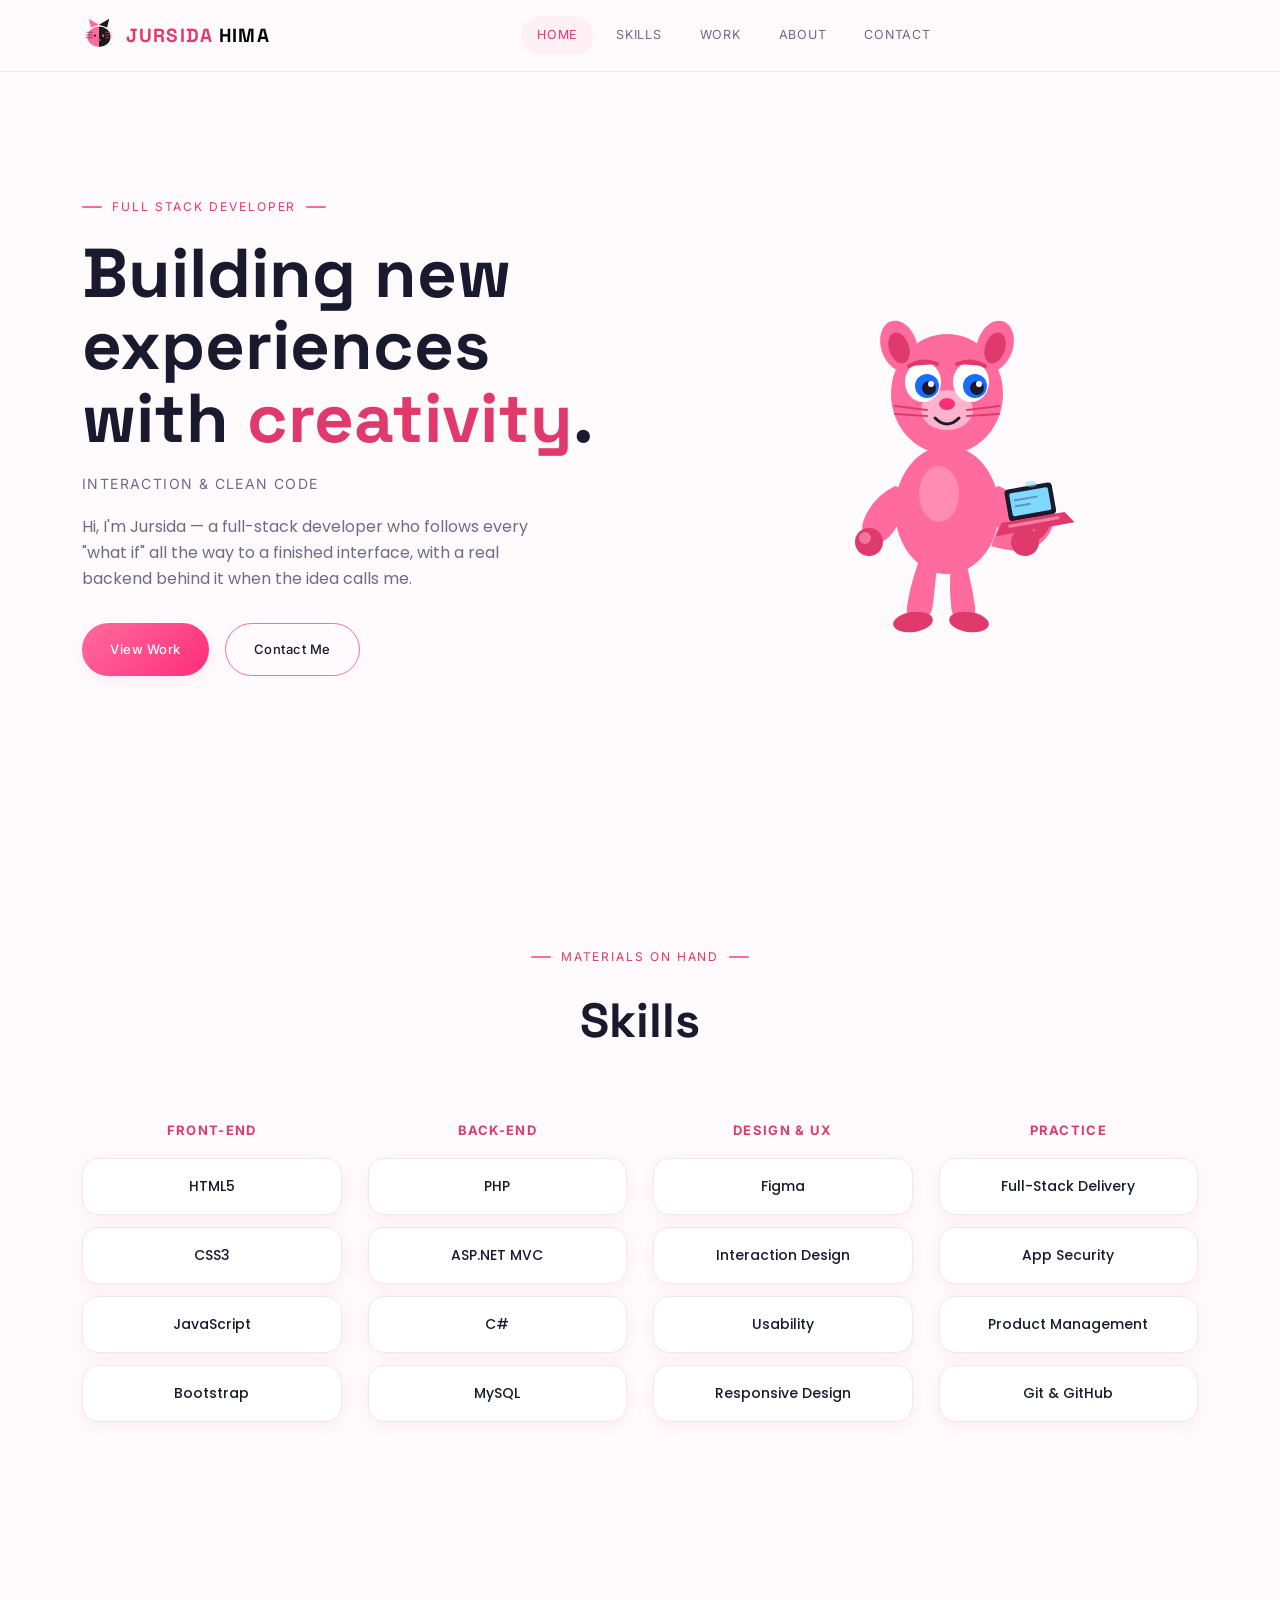
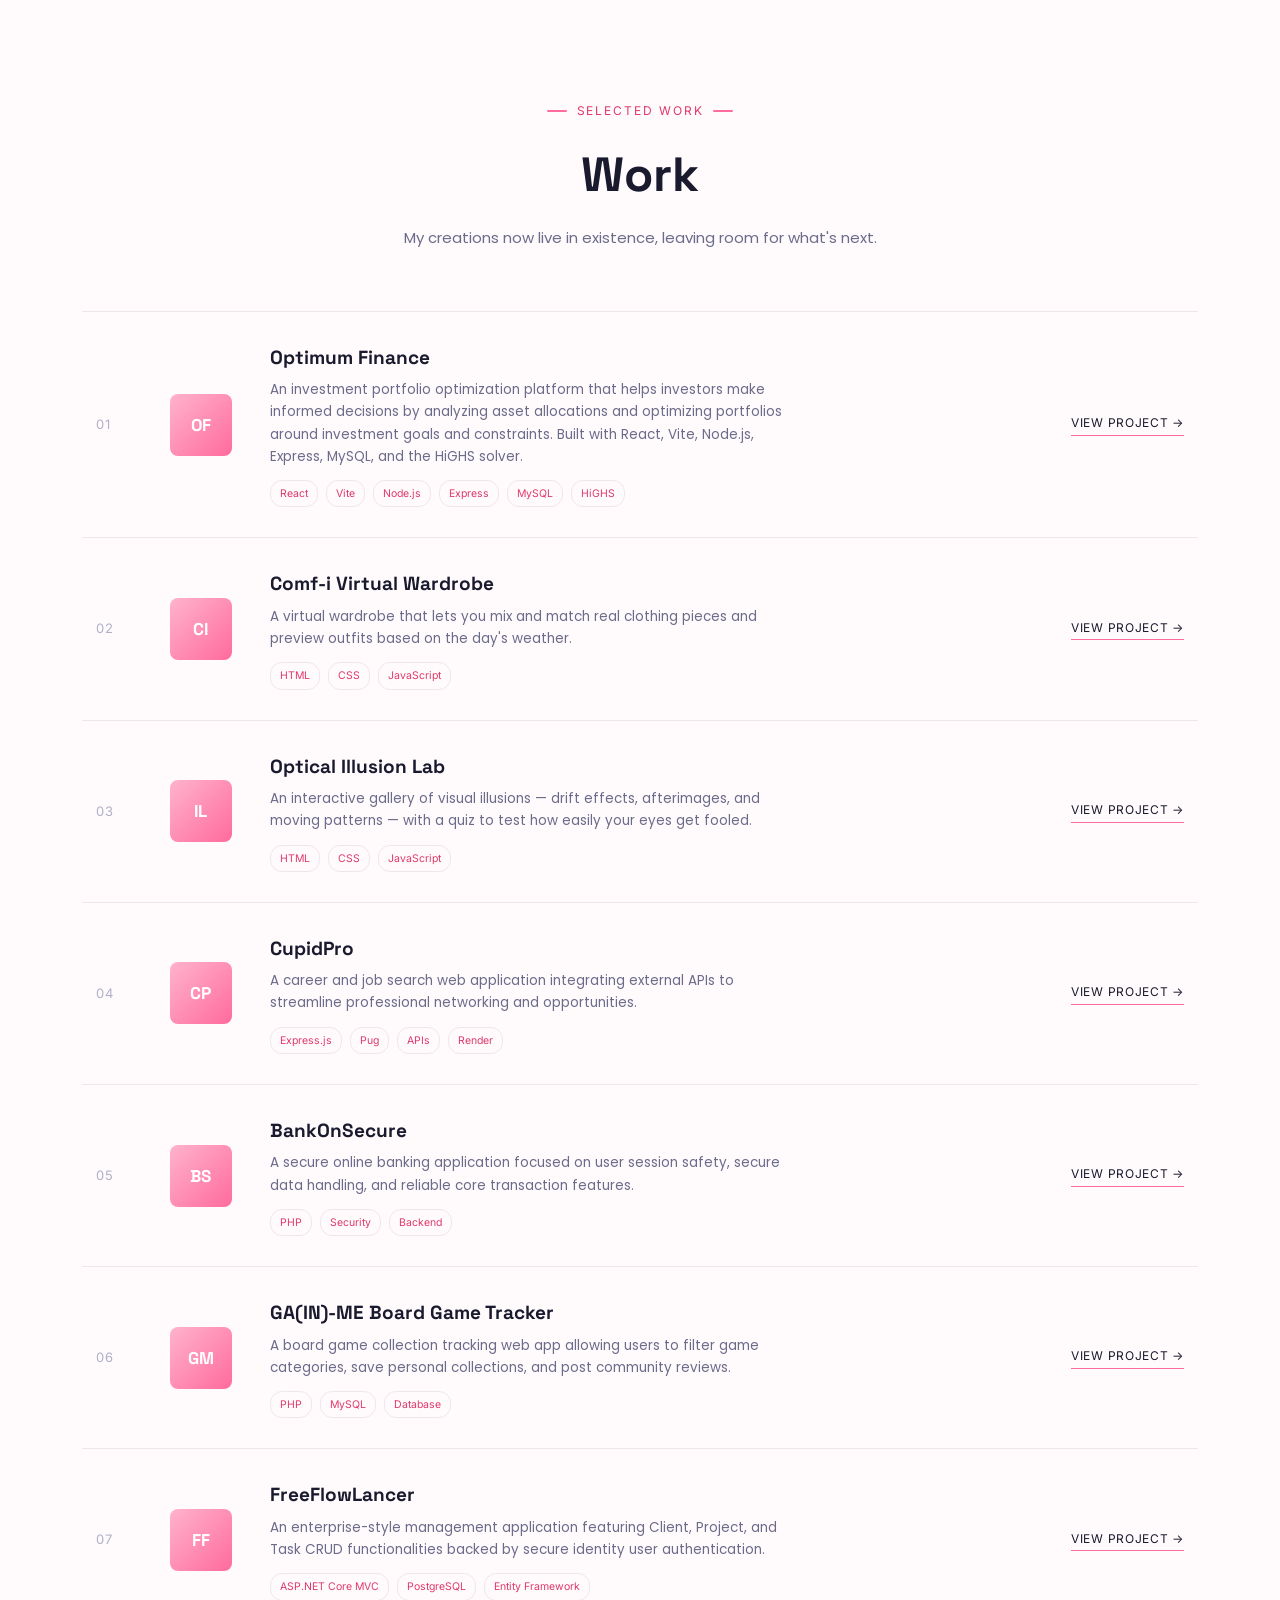
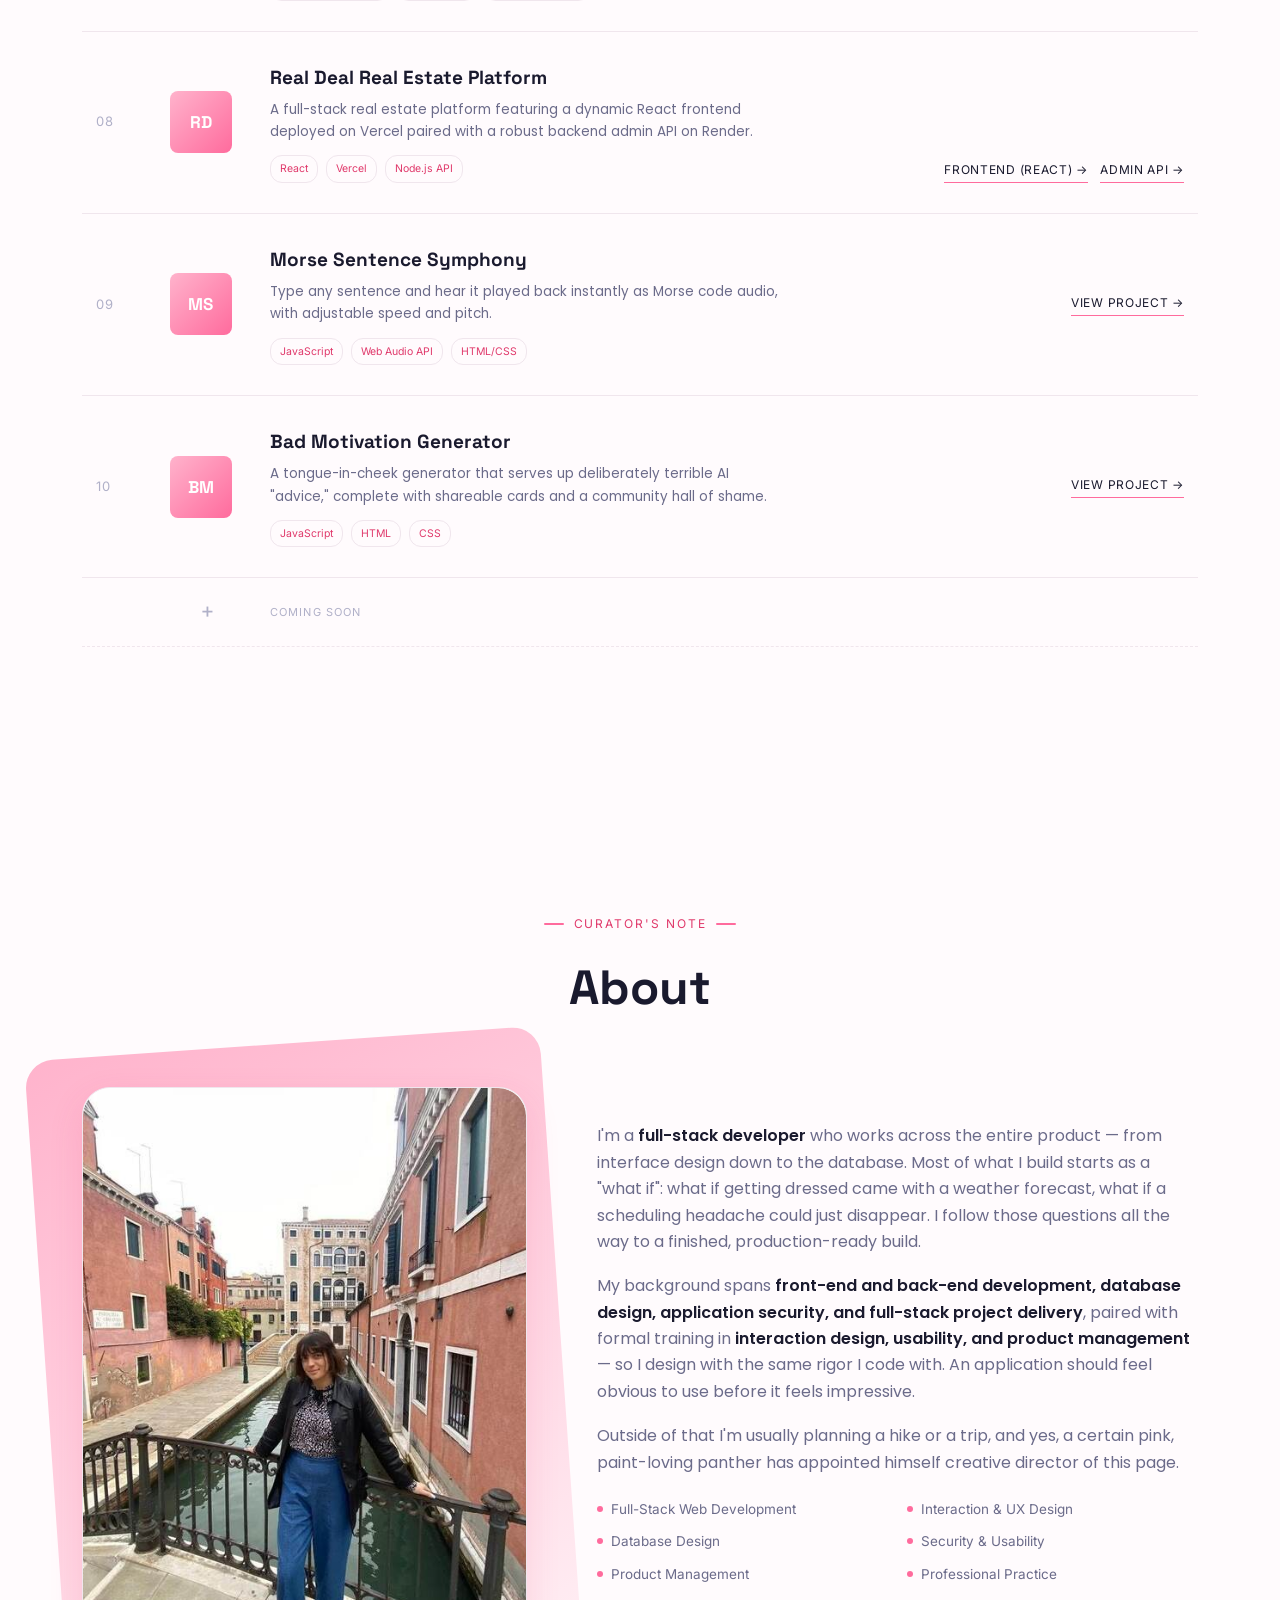
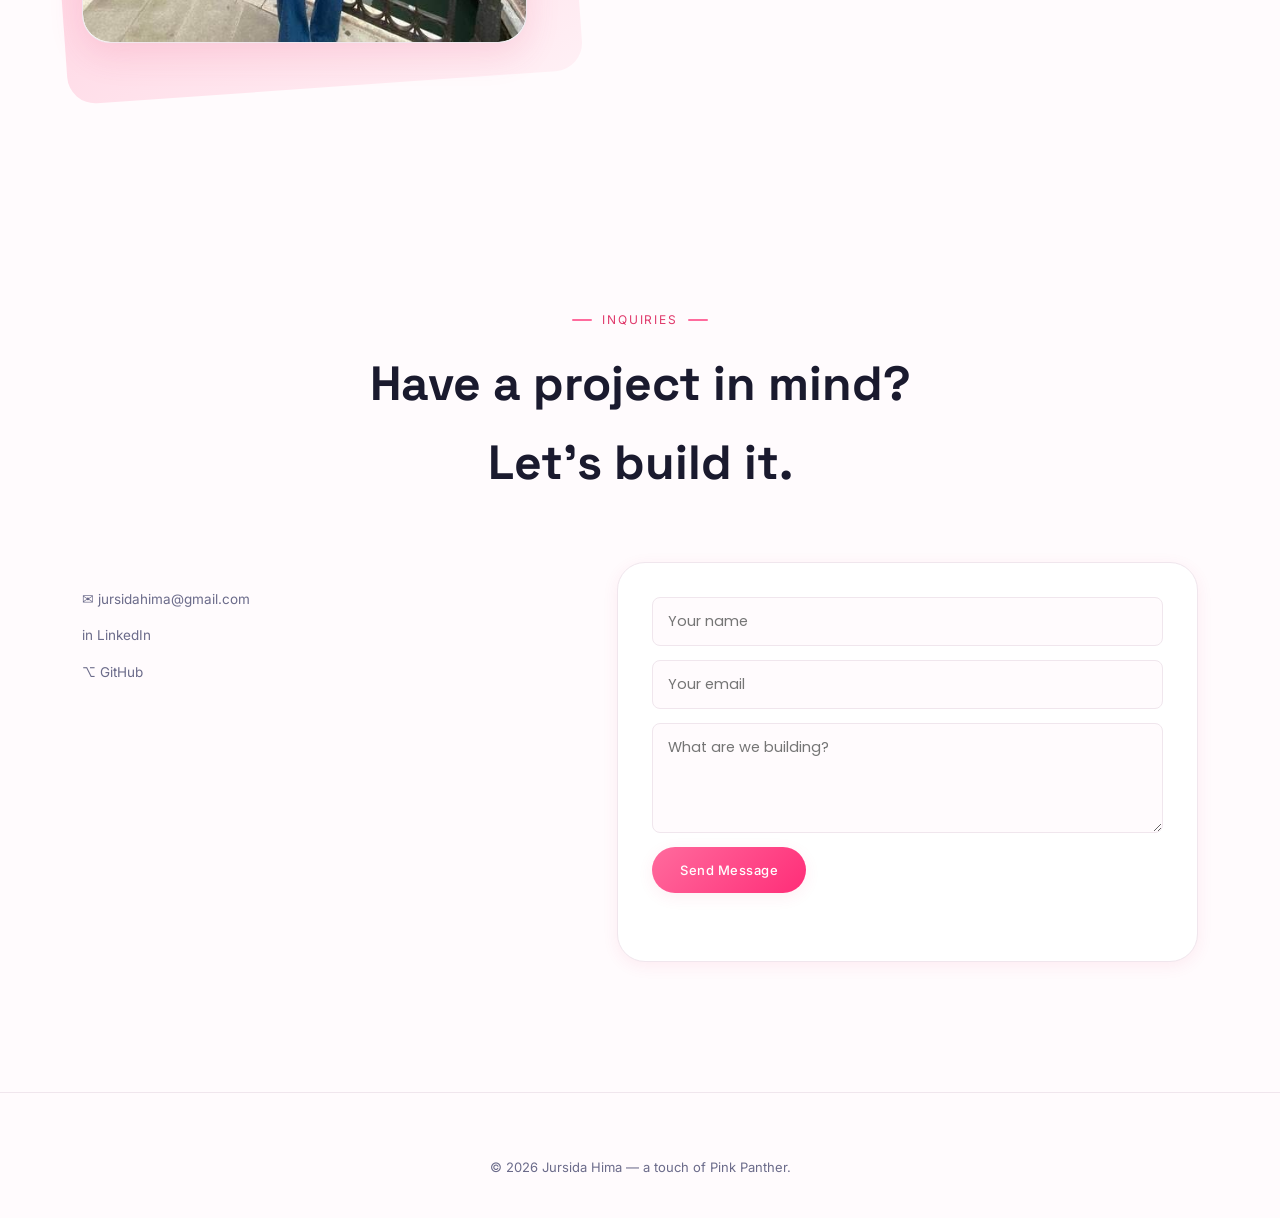
<file: index.html>
<!doctype html>
<html lang="en">
  <head>
    <meta charset="UTF-8" />
    <title>Jursida Hima — Portfolio</title>

    <link rel="preconnect" href="https://fonts.googleapis.com" />
    <link rel="preconnect" href="https://fonts.gstatic.com" crossorigin />
    <link
      href="https://fonts.googleapis.com/css2?family=Poppins:wght@300;400;500;600;700;800&family=Space+Grotesk:wght@300;400;500;600;700&family=Inter:wght@300;400;500;600&display=swap"
      rel="stylesheet"
    />

    <link rel="stylesheet" href="css/style.css" />
    <link rel="stylesheet" href="css/animations.css" />
    <link rel="stylesheet" href="css/responsive.css" />
  </head>
  <body class="theme-light" data-active-section="home">
    <a href="#home" class="skip-link">Skip to content</a>

    <div id="loading-screen">
      <h1 class="loader-title">
        <span class="loader-letter-1">J</span
        ><span class="loader-letter-2">u</span
        ><span class="loader-letter-3">r</span
        ><span class="loader-letter-4">s</span
        ><span class="loader-letter-5">i</span
        ><span class="loader-letter-6">d</span
        ><span class="loader-letter-7">a</span>
      </h1>
      <div class="loader-bar-track"><div class="loader-bar"></div></div>
    </div>

    <div id="paint-overlay" aria-hidden="true">
      <svg viewBox="0 0 400 800" preserveAspectRatio="none">
        <defs>
          <linearGradient id="ppOverlayGrad" x1="0" y1="0" x2="1" y2="0">
            <stop offset="0%" stop-color="#E0396B" />
            <stop offset="45%" stop-color="#FF6B9D" />
            <stop offset="100%" stop-color="#FFB3CC" />
          </linearGradient>
        </defs>
        <path
          class="plate"
          d="M0,0 L370,0 L400,30 L378,60 L400,95 L382,140 L400,190 L385,240 L400,300 L388,360 L400,420 L384,480 L400,540 L390,600 L400,660 L382,720 L400,760 L400,800 L0,800 Z"
        />
      </svg>
    </div>

    <header id="main-nav">
      <div class="nav-inner">
        <a href="#home" class="brand" data-section="home">
          <img
            src="assets/svg/cat-logo.svg"
            alt="Half rose, half black cat logo"
          />
          <span class="brand-name"
            >JURSIDA <span class="brand-surname">HIMA</span></span
          >
        </a>

        <ul class="nav-links" id="nav-links">
          <li>
            <a href="#home" class="nav-link active" data-section="home">Home</a>
          </li>

          <li>
            <a href="#skills" class="nav-link" data-section="skills">Skills</a>
          </li>
          <li>
            <a href="#portfolio" class="nav-link" data-section="portfolio"
              >Work</a
            >
          </li>
          <li>
            <a href="#about" class="nav-link" data-section="about">About</a>
          </li>
          <li>
            <a href="#contact" class="nav-link" data-section="contact"
              >Contact</a
            >
          </li>
        </ul>

        <div class="nav-utils">
          <button
            class="nav-hamburger"
            id="nav-hamburger"
            aria-label="Toggle menu"
            aria-expanded="false"
          >
            <span></span><span></span><span></span>
          </button>
        </div>
      </div>
    </header>

    <main>
      <section id="home" class="section">
        <div class="wrap home-grid">
          <div class="home-copy">
            <span class="eyebrow home-eyebrow">Full Stack Developer</span>
            <h1 class="home-title">
              Building new experiences with
              <span class="accent">creativity</span>.
            </h1>
            <p class="home-role">Interaction &amp; clean code</p>
            <p class="home-desc">
              Hi, I'm Jursida — a full-stack developer who follows every "what
              if" all the way to a finished interface, with a real backend
              behind it when the idea calls me.
            </p>
            <div class="home-actions">
              <a
                href="#portfolio"
                class="btn btn-primary"
                data-section="portfolio"
                >View Work</a
              >
              <a href="#contact" class="btn btn-outline" data-section="contact"
                >Contact Me</a
              >
            </div>
          </div>

          <div class="home-visual">
            <div class="home-avatar-wrap">
              <img
                id="pp-character"
                class="pp-img pp-idle"
                src="assets/svg/pink-panther.svg"
                alt="Illustrated cat mascot, holding a laptop"
              />
            </div>
          </div>
        </div>
      </section>

      <section id="skills" class="section">
        <div class="wrap">
          <div class="section-head" data-reveal>
            <span class="eyebrow">Materials on hand</span>
            <h2>Skills</h2>
          </div>
          <div class="skill-cols" data-reveal>
            <div class="skill-cat">
              <h3>Front-End</h3>
              <div class="skill-card">HTML5</div>
              <div class="skill-card">CSS3</div>
              <div class="skill-card">JavaScript</div>
              <div class="skill-card">Bootstrap</div>
            </div>
            <div class="skill-cat">
              <h3>Back-End</h3>
              <div class="skill-card">PHP</div>
              <div class="skill-card">ASP.NET MVC</div>
              <div class="skill-card">C#</div>
              <div class="skill-card">MySQL</div>
            </div>
            <div class="skill-cat">
              <h3>Design &amp; UX</h3>
              <div class="skill-card">Figma</div>
              <div class="skill-card">Interaction Design</div>
              <div class="skill-card">Usability</div>
              <div class="skill-card">Responsive Design</div>
            </div>
            <div class="skill-cat">
              <h3>Practice</h3>
              <div class="skill-card">Full-Stack Delivery</div>
              <div class="skill-card">App Security</div>
              <div class="skill-card">Product Management</div>
              <div class="skill-card">Git &amp; GitHub</div>
            </div>
          </div>
        </div>
      </section>

      <section id="portfolio" class="section">
        <div class="wrap">
          <div class="section-head" data-reveal>
            <span class="eyebrow">Selected work</span>
            <h2>Work</h2>
            <p>
              My creations now live in existence, leaving room for what's next.
            </p>
          </div>
          <div class="grid-projects" data-reveal>
            <div class="project-card project-featured">
              <span class="project-index">01</span>
              <div class="project-thumb">OF</div>

              <div class="project-info">
                <h3>Optimum Finance</h3>
                <p>
                  An investment portfolio optimization platform that helps
                  investors make informed decisions by analyzing asset
                  allocations and optimizing portfolios around investment goals
                  and constraints. Built with React, Vite, Node.js, Express,
                  MySQL, and the HiGHS solver.
                </p>

                <div class="tag-row">
                  <span>React</span>
                  <span>Vite</span>
                  <span>Node.js</span>
                  <span>Express</span>
                  <span>MySQL</span>
                  <span>HiGHS</span>
                </div>
              </div>

              <a
                class="project-link"
                href="https://optimum-finance.vercel.app/"
                target="_blank"
                rel="noopener noreferrer"
              >
                View Project →
              </a>
            </div>

            <div class="project-card">
              <span class="project-index">02</span>
              <div class="project-thumb">CI</div>
              <div class="project-info">
                <h3>Comf-i Virtual Wardrobe</h3>
                <p>
                  A virtual wardrobe that lets you mix and match real clothing
                  pieces and preview outfits based on the day's weather.
                </p>
                <div class="tag-row">
                  <span>HTML</span><span>CSS</span><span>JavaScript</span>
                </div>
              </div>
              <a
                class="project-link"
                href="https://jursidahima.github.io/Comf-i/"
                target="_blank"
                rel="noopener"
                >View Project →</a
              >
            </div>

            <div class="project-card">
              <span class="project-index">03</span>
              <div class="project-thumb">IL</div>
              <div class="project-info">
                <h3>Optical Illusion Lab</h3>
                <p>
                  An interactive gallery of visual illusions — drift effects,
                  afterimages, and moving patterns — with a quiz to test how
                  easily your eyes get fooled.
                </p>
                <div class="tag-row">
                  <span>HTML</span><span>CSS</span><span>JavaScript</span>
                </div>
              </div>
              <a
                class="project-link"
                href="https://jursidahima.github.io/optical-illusion/"
                target="_blank"
                rel="noopener"
                >View Project →</a
              >
            </div>

            <div class="project-card">
              <span class="project-index">04</span>
              <div class="project-thumb">CP</div>
              <div class="project-info">
                <h3>CupidPro</h3>
                <p>
                  A career and job search web application integrating external
                  APIs to streamline professional networking and opportunities.
                </p>
                <div class="tag-row">
                  <span>Express.js</span><span>Pug</span><span>APIs</span
                  ><span>Render</span>
                </div>
              </div>
              <a
                class="project-link"
                href="https://cupidpro.onrender.com/"
                target="_blank"
                rel="noopener"
                >View Project →</a
              >
            </div>

            <div class="project-card">
              <span class="project-index">05</span>
              <div class="project-thumb">BS</div>
              <div class="project-info">
                <h3>BankOnSecure</h3>
                <p>
                  A secure online banking application focused on user session
                  safety, secure data handling, and reliable core transaction
                  features.
                </p>
                <div class="tag-row">
                  <span>PHP</span><span>Security</span><span>Backend</span>
                </div>
              </div>
              <a
                class="project-link"
                href="https://bankonsecure.infy.click/"
                target="_blank"
                rel="noopener"
                >View Project →</a
              >
            </div>

            <div class="project-card">
              <span class="project-index">06</span>
              <div class="project-thumb">GM</div>
              <div class="project-info">
                <h3>GA(IN)-ME Board Game Tracker</h3>
                <p>
                  A board game collection tracking web app allowing users to
                  filter game categories, save personal collections, and post
                  community reviews.
                </p>
                <div class="tag-row">
                  <span>PHP</span><span>MySQL</span><span>Database</span>
                </div>
              </div>
              <a
                class="project-link"
                href="https://gainme.my-board.org/"
                target="_blank"
                rel="noopener"
                >View Project →</a
              >
            </div>

            <div class="project-card">
              <span class="project-index">07</span>
              <div class="project-thumb">FF</div>
              <div class="project-info">
                <h3>FreeFlowLancer</h3>
                <p>
                  An enterprise-style management application featuring Client,
                  Project, and Task CRUD functionalities backed by secure
                  identity user authentication.
                </p>
                <div class="tag-row">
                  <span>ASP.NET Core MVC</span><span>PostgreSQL</span
                  ><span>Entity Framework</span>
                </div>
              </div>
              <a
                class="project-link"
                href="https://student-freeflowlancer-last-2-e3c7.classdev.courses/"
                target="_blank"
                rel="noopener"
                >View Project →</a
              >
            </div>

            <div class="project-card">
              <span class="project-index">08</span>
              <div class="project-thumb">RD</div>
              <div class="project-info">
                <h3>Real Deal Real Estate Platform</h3>
                <p>
                  A full-stack real estate platform featuring a dynamic React
                  frontend deployed on Vercel paired with a robust backend admin
                  API on Render.
                </p>
                <div class="tag-row">
                  <span>React</span><span>Vercel</span><span>Node.js API</span>
                </div>
              </div>
              <div class="project-actions">
                <a
                  class="project-link"
                  href="https://realdeal-frontend.vercel.app"
                  target="_blank"
                  rel="noopener"
                  >Frontend (React) →</a
                >
                <a
                  class="project-link"
                  href="https://real-deal-admin.onrender.com"
                  target="_blank"
                  rel="noopener"
                  >Admin API →</a
                >
              </div>
            </div>

            <div class="project-card">
              <span class="project-index">09</span>
              <div class="project-thumb">MS</div>
              <div class="project-info">
                <h3>Morse Sentence Symphony</h3>
                <p>
                  Type any sentence and hear it played back instantly as Morse
                  code audio, with adjustable speed and pitch.
                </p>
                <div class="tag-row">
                  <span>JavaScript</span><span>Web Audio API</span
                  ><span>HTML/CSS</span>
                </div>
              </div>
              <a
                class="project-link"
                href="https://jursidahima.github.io/morse-symphony/"
                target="_blank"
                rel="noopener"
                >View Project →</a
              >
            </div>

            <div class="project-card">
              <span class="project-index">10</span>
              <div class="project-thumb">BM</div>
              <div class="project-info">
                <h3>Bad Motivation Generator</h3>
                <p>
                  A tongue-in-cheek generator that serves up deliberately
                  terrible AI "advice," complete with shareable cards and a
                  community hall of shame.
                </p>
                <div class="tag-row">
                  <span>JavaScript</span><span>HTML</span><span>CSS</span>
                </div>
              </div>
              <a
                class="project-link"
                href="https://jursidahima.github.io/Bad-Motivation-Generator/"
                target="_blank"
                rel="noopener"
                >View Project →</a
              >
            </div>

            <div class="project-soon">
              <span class="plus">+</span><span>Coming Soon</span>
            </div>
          </div>
        </div>
      </section>

      <section id="about" class="section">
        <div class="wrap">
          <div class="section-head" data-reveal>
            <span class="eyebrow">Curator's note</span>
            <h2>About</h2>
          </div>
          <div class="about-grid">
            <div class="about-image-wrap" data-reveal>
              <div class="about-image-splash" aria-hidden="true"></div>
              <div class="about-image-frame">
                <img
                  src="assets/images/profile.jpg"
                  alt="Jursida Hima"
                  class="profile-image"
                />
              </div>
            </div>
            <div class="about-copy" data-reveal>
              <p>
                I'm a <strong>full-stack developer</strong> who works across the
                entire product — from interface design down to the database.
                Most of what I build starts as a "what if": what if getting
                dressed came with a weather forecast, what if a scheduling
                headache could just disappear. I follow those questions all the
                way to a finished, production-ready build.
              </p>
              <p>
                My background spans
                <strong
                  >front-end and back-end development, database design,
                  application security, and full-stack project delivery</strong
                >, paired with formal training in
                <strong
                  >interaction design, usability, and product management</strong
                >
                — so I design with the same rigor I code with. An application
                should feel obvious to use before it feels impressive.
              </p>
              <p>
                Outside of that I'm usually planning a hike or a trip, and yes,
                a certain pink, paint-loving panther has appointed himself
                creative director of this page.
              </p>
              <ul class="about-list">
                <li>Full-Stack Web Development</li>
                <li>Interaction &amp; UX Design</li>
                <li>Database Design</li>
                <li>Security &amp; Usability</li>
                <li>Product Management</li>
                <li>Professional Practice</li>
              </ul>
            </div>
          </div>
        </div>
      </section>

      <section id="contact" class="section">
        <div class="wrap">
          <div class="section-head" data-reveal>
            <span class="eyebrow">Inquiries</span>
            <h2>Have a project in mind? Let's build it.</h2>
          </div>
          <div class="contact-grid" data-reveal>
            <div>
              <div class="contact-links">
                <a href="mailto:jursidahima@gmail.com"
                  >✉ jursidahima@gmail.com</a
                >
                <a
                  href="https://www.linkedin.com/in/jursida-hima-0a38a23a5/"
                  target="_blank"
                  rel="noopener"
                  >in LinkedIn</a
                >
                <a
                  href="https://github.com/JursidaHima"
                  target="_blank"
                  rel="noopener"
                  >⌥ GitHub</a
                >
              </div>
            </div>
            <form class="contact-form" id="contact-form">
              <input type="text" name="name" placeholder="Your name" required />
              <input
                type="email"
                name="email"
                placeholder="Your email"
                required
              />
              <textarea
                name="message"
                placeholder="What are we building?"
                required
              ></textarea>
              <button type="submit" class="btn btn-primary submit-btn">
                Send Message
              </button>
              <span class="form-note" id="form-note"
                >Message received — I'll get back to you soon.</span
              >
            </form>
          </div>
        </div>
      </section>
    </main>

    <button id="back-to-top" aria-label="Back to top">
      <svg
        viewBox="0 0 24 24"
        fill="none"
        stroke-width="2"
        stroke-linecap="round"
        stroke-linejoin="round"
      >
        <line x1="12" y1="19" x2="12" y2="5"></line>
        <polyline points="5 12 12 5 19 12"></polyline>
      </svg>
    </button>

    <footer>
      <div class="wrap">
        <p class="footer-text">
          © 2026 Jursida Hima — a touch of Pink Panther.
        </p>
      </div>
    </footer>

    <script src="js/main.js"></script>
  </body>
</html>
</file>
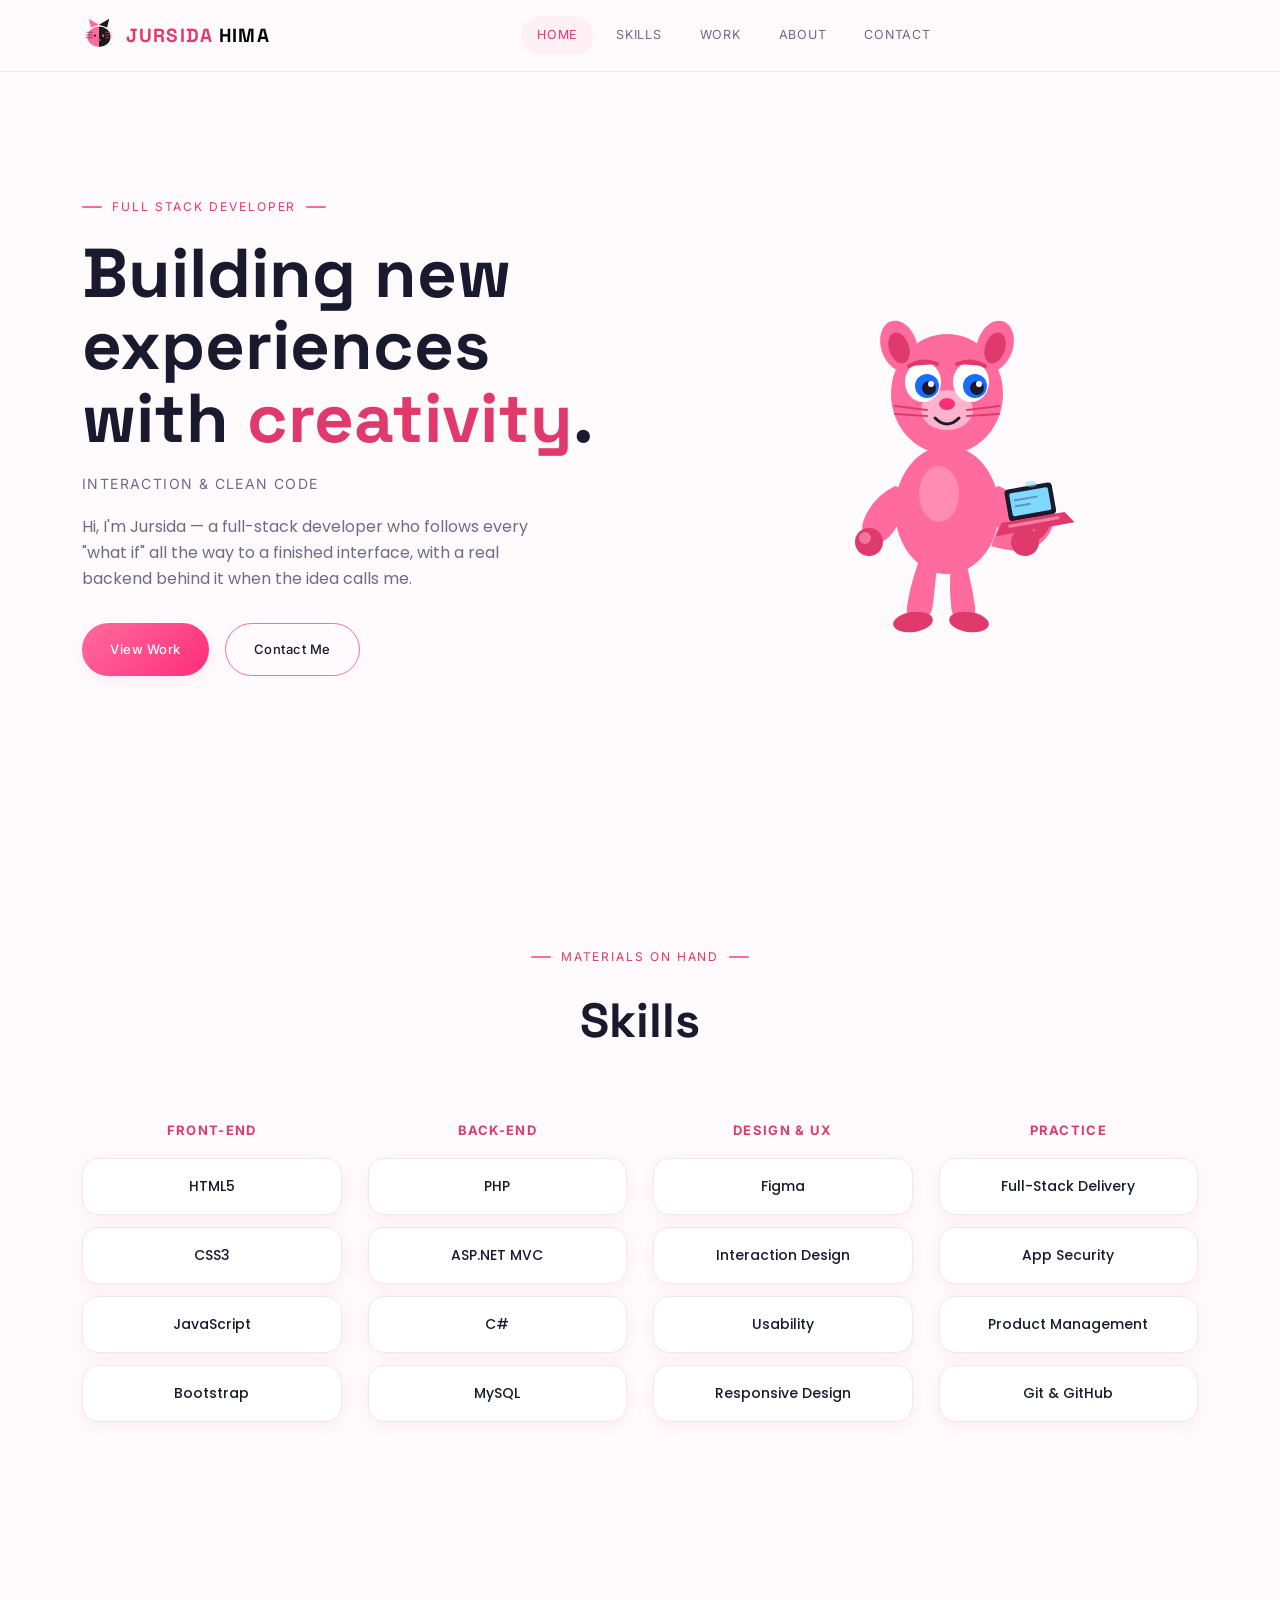
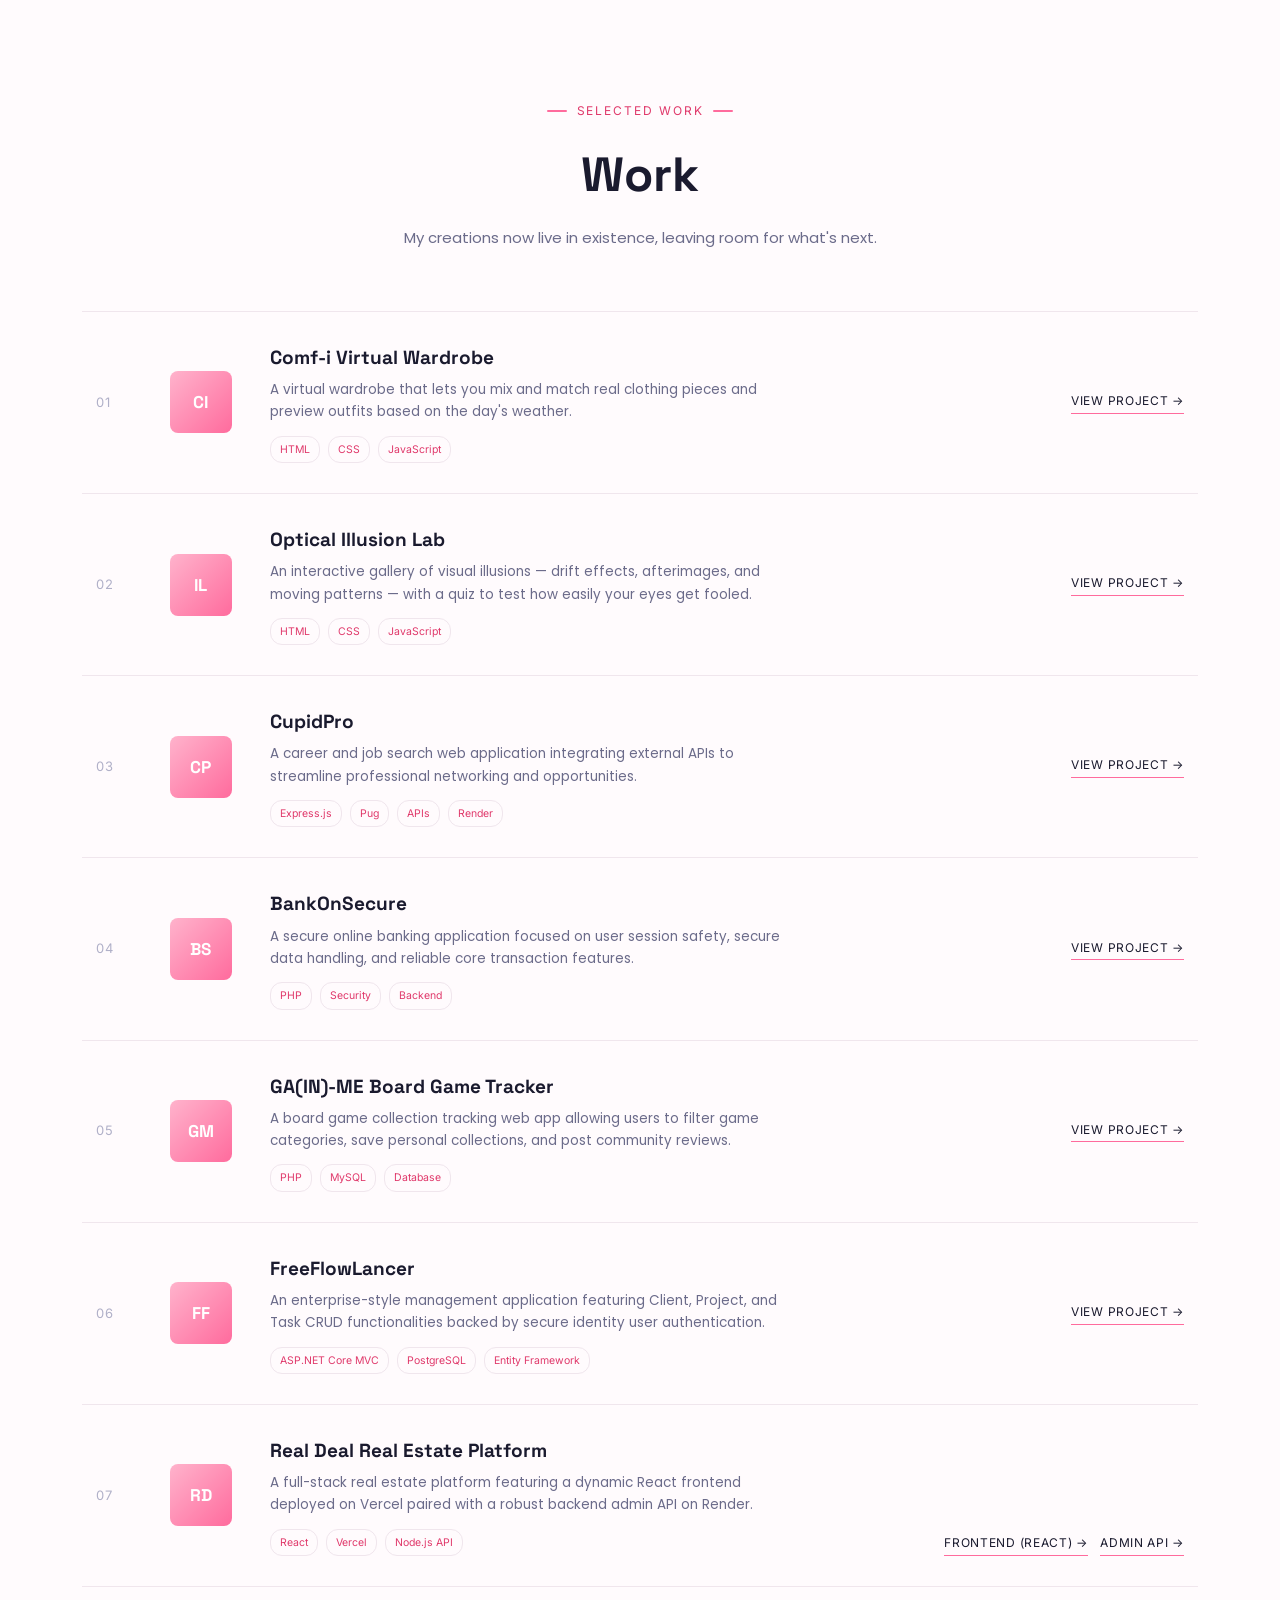
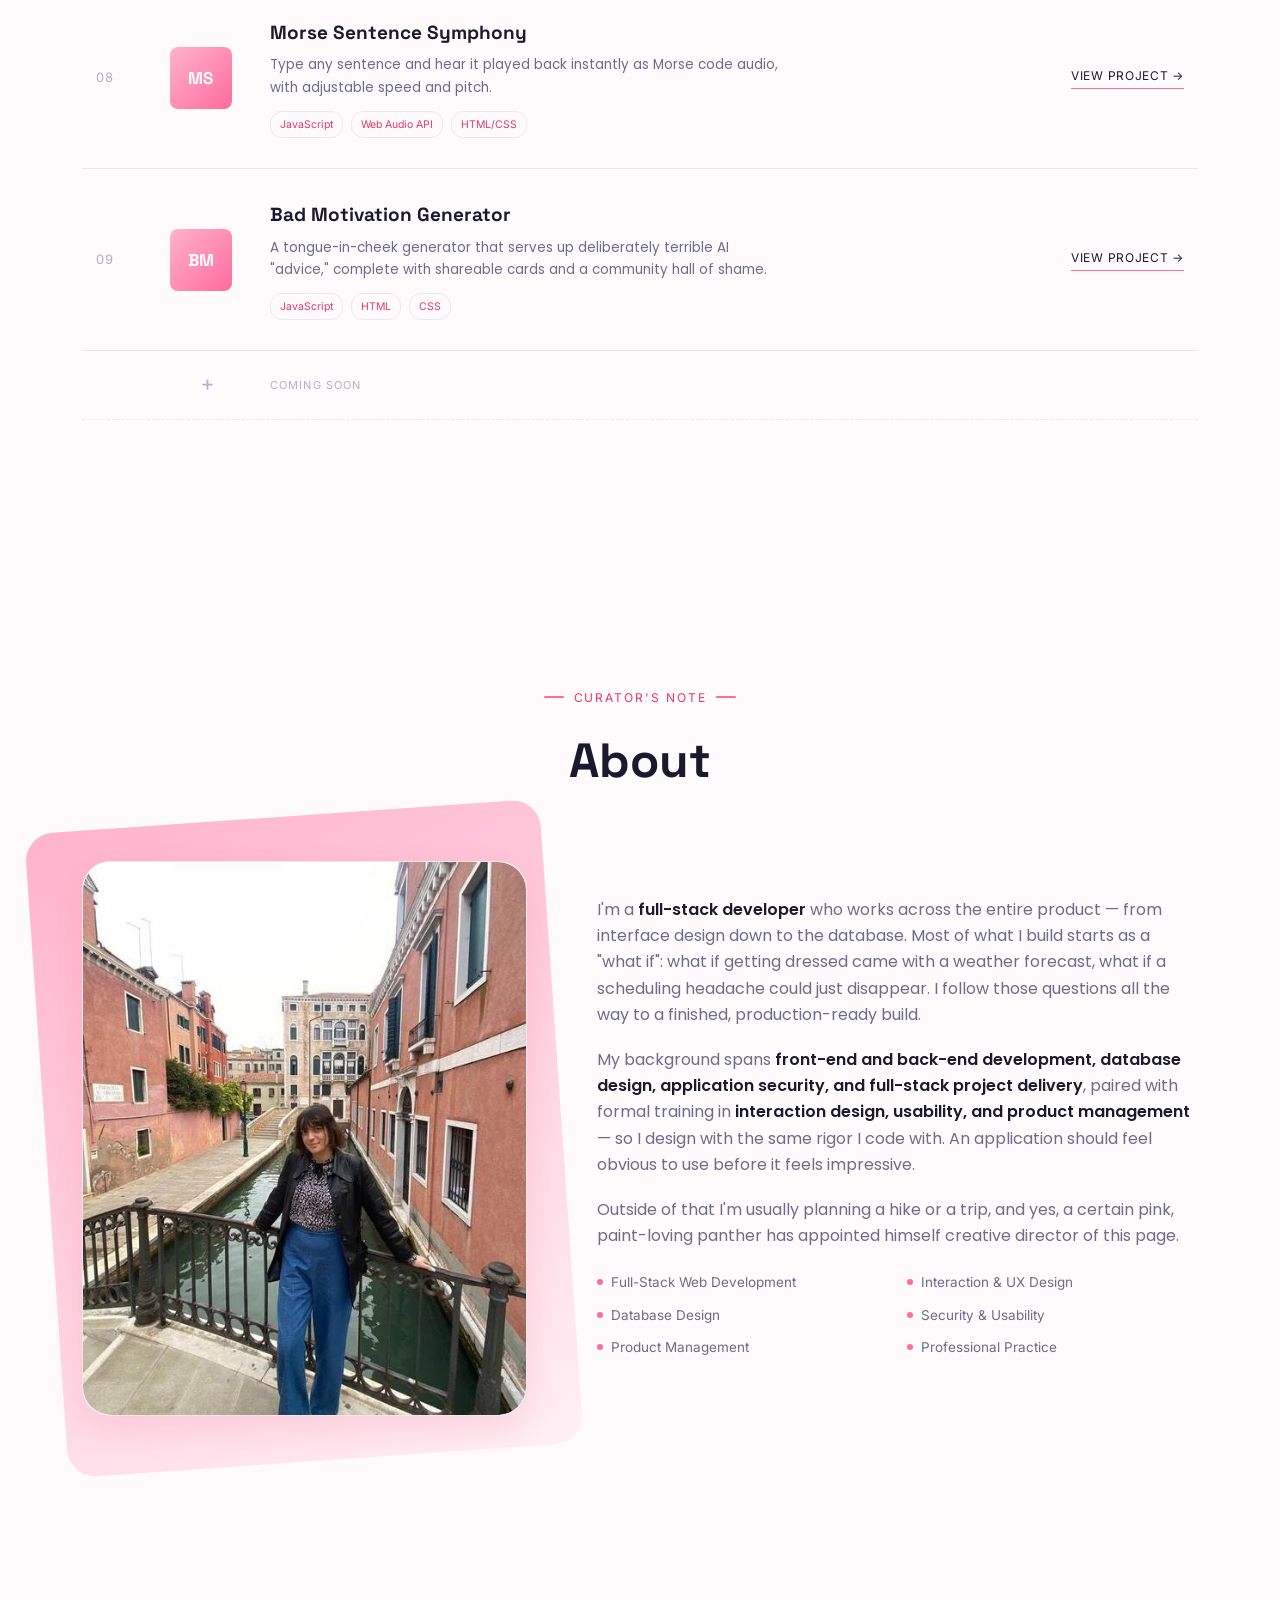
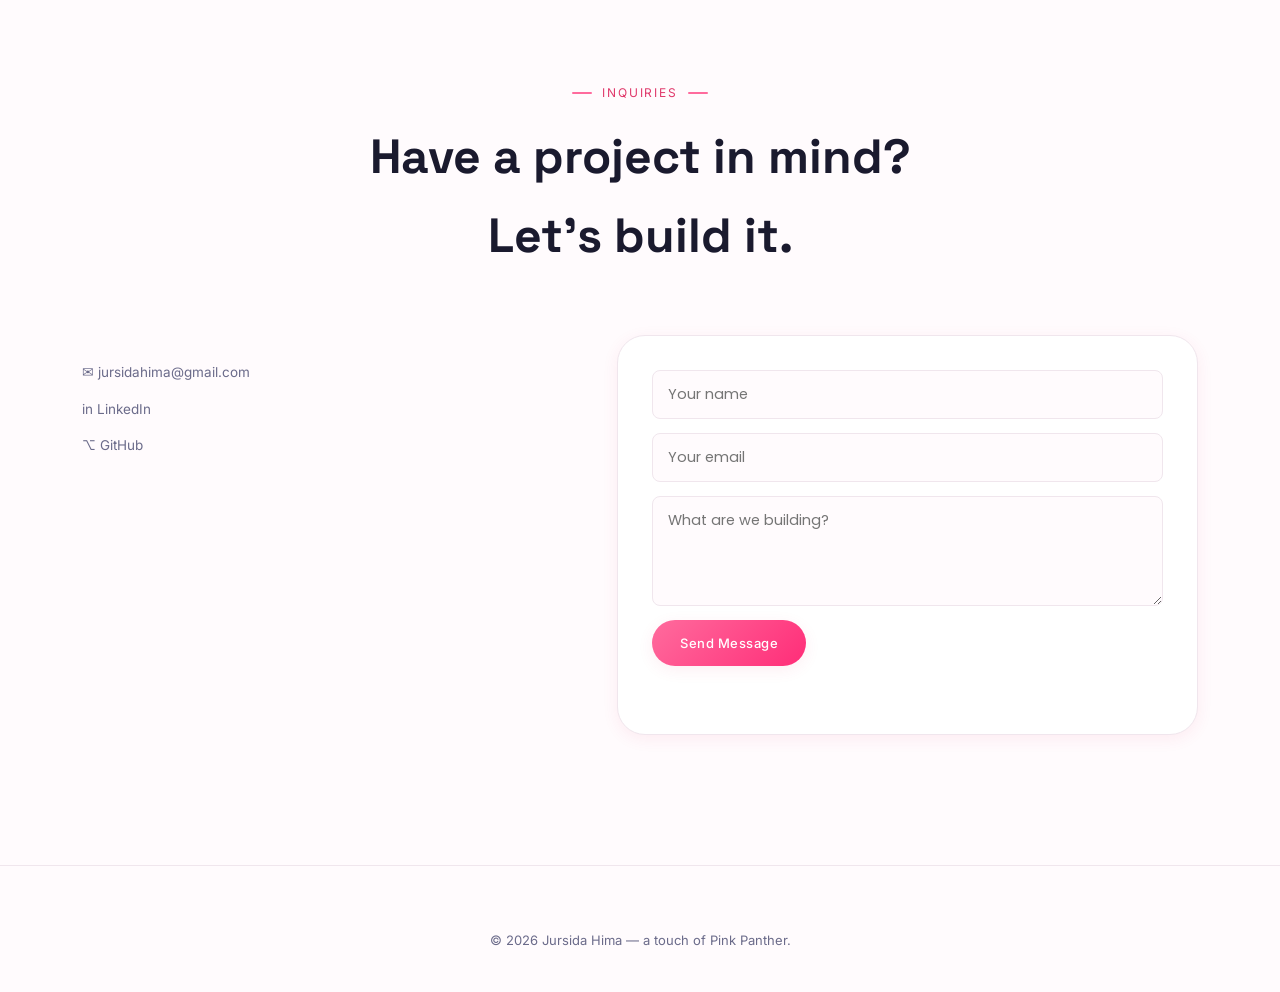
<file: js/index.html>
<!doctype html>
<html lang="en">
  <head>
    <meta charset="UTF-8" />
    <title>Jursida Hima — Portfolio</title>

    <link rel="preconnect" href="https://fonts.googleapis.com" />
    <link rel="preconnect" href="https://fonts.gstatic.com" crossorigin />
    <link
      href="https://fonts.googleapis.com/css2?family=Poppins:wght@300;400;500;600;700;800&family=Space+Grotesk:wght@300;400;500;600;700&family=Inter:wght@300;400;500;600&display=swap"
      rel="stylesheet"
    />

    <link rel="stylesheet" href="css/style.css" />
    <link rel="stylesheet" href="css/animations.css" />
    <link rel="stylesheet" href="css/responsive.css" />
  </head>
  <body class="theme-light" data-active-section="home">
    <a
      href="#home"
      class="skip-link"
      style="
        position: absolute;
        left: -999px;
        top: 0;
        z-index: 9999;
        background: #ff6b9d;
        color: #fff;
        padding: 12px 18px;
        font-family: &quot;Inter&quot;, sans-serif;
        font-size: 13px;
      "
      >Skip to content</a
    >

    <div id="loading-screen">
      <h1 class="loader-title">
        <span style="animation-delay: 0.05s">J</span
        ><span style="animation-delay: 0.1s">u</span
        ><span style="animation-delay: 0.15s">r</span
        ><span style="animation-delay: 0.2s">s</span
        ><span style="animation-delay: 0.25s">i</span
        ><span style="animation-delay: 0.3s">d</span
        ><span style="animation-delay: 0.35s">a</span>
      </h1>
      <div class="loader-bar-track"><div class="loader-bar"></div></div>
    </div>

    <div id="paint-overlay" aria-hidden="true">
      <svg viewBox="0 0 400 800" preserveAspectRatio="none">
        <defs>
          <linearGradient id="ppOverlayGrad" x1="0" y1="0" x2="1" y2="0">
            <stop offset="0%" stop-color="#E0396B" />
            <stop offset="45%" stop-color="#FF6B9D" />
            <stop offset="100%" stop-color="#FFB3CC" />
          </linearGradient>
        </defs>
        <path
          class="plate"
          d="M0,0 L370,0 L400,30 L378,60 L400,95 L382,140 L400,190 L385,240 L400,300 L388,360 L400,420 L384,480 L400,540 L390,600 L400,660 L382,720 L400,760 L400,800 L0,800 Z"
        />
      </svg>
    </div>

    <header id="main-nav">
      <div class="nav-inner">
        <a href="#home" class="brand" data-section="home">
          <img
            src="assets/svg/cat-logo.svg"
            alt="Half rose, half black cat logo"
          />
          <span class="brand-name" style="color: #e0396b"
            >JURSIDA <span style="color: black">HIMA</span></span
          >
        </a>

        <ul class="nav-links" id="nav-links">
          <li>
            <a href="#home" class="nav-link active" data-section="home">Home</a>
          </li>

          <li>
            <a href="#skills" class="nav-link" data-section="skills">Skills</a>
          </li>
          <li>
            <a href="#portfolio" class="nav-link" data-section="portfolio"
              >Work</a
            >
          </li>
          <li>
            <a href="#about" class="nav-link" data-section="about">About</a>
          </li>
          <li>
            <a href="#contact" class="nav-link" data-section="contact"
              >Contact</a
            >
          </li>
        </ul>

        <div class="nav-utils">
          <button
            class="nav-hamburger"
            id="nav-hamburger"
            aria-label="Toggle menu"
            aria-expanded="false"
          >
            <span></span><span></span><span></span>
          </button>
        </div>
      </div>
    </header>

    <main>
      <section id="home" class="section">
        <div class="wrap home-grid">
          <div class="home-copy">
            <span class="eyebrow home-eyebrow">Full Stack Developer</span>
            <h1 class="home-title">
              Building new experiences with
              <span class="accent">creativity</span>.
            </h1>
            <p class="home-role">Interaction &amp; clean code</p>
            <p class="home-desc">
              Hi, I'm Jursida — a full-stack developer who follows every "what
              if" all the way to a finished interface, with a real backend
              behind it when the idea calls me.
            </p>
            <div class="home-actions">
              <a
                href="#portfolio"
                class="btn btn-primary"
                data-section="portfolio"
                >View Work</a
              >
              <a href="#contact" class="btn btn-outline" data-section="contact"
                >Contact Me</a
              >
            </div>
          </div>

          <div class="home-visual">
            <div class="home-avatar-wrap">
              <img
                id="pp-character"
                class="pp-img pp-idle"
                src="assets/svg/pink-panther.svg"
                alt="Illustrated cat mascot, holding a laptop"
              />
            </div>
          </div>
        </div>
      </section>

      <section id="skills" class="section">
        <div class="wrap">
          <div class="section-head" data-reveal>
            <span class="eyebrow">Materials on hand</span>
            <h2>Skills</h2>
          </div>
          <div class="skill-cols" data-reveal>
            <div class="skill-cat">
              <h3>Front-End</h3>
              <div class="skill-card">HTML5</div>
              <div class="skill-card">CSS3</div>
              <div class="skill-card">JavaScript</div>
              <div class="skill-card">Bootstrap</div>
            </div>
            <div class="skill-cat">
              <h3>Back-End</h3>
              <div class="skill-card">PHP</div>
              <div class="skill-card">ASP.NET MVC</div>
              <div class="skill-card">C#</div>
              <div class="skill-card">MySQL</div>
            </div>
            <div class="skill-cat">
              <h3>Design &amp; UX</h3>
              <div class="skill-card">Figma</div>
              <div class="skill-card">Interaction Design</div>
              <div class="skill-card">Usability</div>
              <div class="skill-card">Responsive Design</div>
            </div>
            <div class="skill-cat">
              <h3>Practice</h3>
              <div class="skill-card">Full-Stack Delivery</div>
              <div class="skill-card">App Security</div>
              <div class="skill-card">Product Management</div>
              <div class="skill-card">Git &amp; GitHub</div>
            </div>
          </div>
        </div>
      </section>

      <section id="portfolio" class="section">
        <div class="wrap">
          <div class="section-head" data-reveal>
            <span class="eyebrow">Selected work</span>
            <h2>Work</h2>
            <p>
              My creations now live in existence, leaving room for what's next.
            </p>
          </div>
          <div class="grid-projects" data-reveal>
            <div class="project-card">
              <span class="project-index">01</span>
              <div class="project-thumb">CI</div>
              <div class="project-info">
                <h3>Comf-i Virtual Wardrobe</h3>
                <p>
                  A virtual wardrobe that lets you mix and match real clothing
                  pieces and preview outfits based on the day's weather.
                </p>
                <div class="tag-row">
                  <span>HTML</span><span>CSS</span><span>JavaScript</span>
                </div>
              </div>
              <a
                class="project-link"
                href="https://jursidahima.github.io/Comf-i/"
                target="_blank"
                rel="noopener"
                >View Project →</a
              >
            </div>

            <div class="project-card">
              <span class="project-index">02</span>
              <div class="project-thumb">IL</div>
              <div class="project-info">
                <h3>Optical Illusion Lab</h3>
                <p>
                  An interactive gallery of visual illusions — drift effects,
                  afterimages, and moving patterns — with a quiz to test how
                  easily your eyes get fooled.
                </p>
                <div class="tag-row">
                  <span>HTML</span><span>CSS</span><span>JavaScript</span>
                </div>
              </div>
              <a
                class="project-link"
                href="https://jursidahima.github.io/optical-illusion/"
                target="_blank"
                rel="noopener"
                >View Project →</a
              >
            </div>

            <div class="project-card">
              <span class="project-index">03</span>
              <div class="project-thumb">CP</div>
              <div class="project-info">
                <h3>CupidPro</h3>
                <p>
                  A career and job search web application integrating external
                  APIs to streamline professional networking and opportunities.
                </p>
                <div class="tag-row">
                  <span>Express.js</span><span>Pug</span><span>APIs</span
                  ><span>Render</span>
                </div>
              </div>
              <a
                class="project-link"
                href="https://cupidpro.onrender.com/"
                target="_blank"
                rel="noopener"
                >View Project →</a
              >
            </div>

            <div class="project-card">
              <span class="project-index">04</span>
              <div class="project-thumb">BS</div>
              <div class="project-info">
                <h3>BankOnSecure</h3>
                <p>
                  A secure online banking application focused on user session
                  safety, secure data handling, and reliable core transaction
                  features.
                </p>
                <div class="tag-row">
                  <span>PHP</span><span>Security</span><span>Backend</span>
                </div>
              </div>
              <a
                class="project-link"
                href="https://bankonsecure.infy.click/"
                target="_blank"
                rel="noopener"
                >View Project →</a
              >
            </div>

            <div class="project-card">
              <span class="project-index">05</span>
              <div class="project-thumb">GM</div>
              <div class="project-info">
                <h3>GA(IN)-ME Board Game Tracker</h3>
                <p>
                  A board game collection tracking web app allowing users to
                  filter game categories, save personal collections, and post
                  community reviews.
                </p>
                <div class="tag-row">
                  <span>PHP</span><span>MySQL</span><span>Database</span>
                </div>
              </div>
              <a
                class="project-link"
                href="https://gainme.my-board.org/"
                target="_blank"
                rel="noopener"
                >View Project →</a
              >
            </div>

            <div class="project-card">
              <span class="project-index">06</span>
              <div class="project-thumb">FF</div>
              <div class="project-info">
                <h3>FreeFlowLancer</h3>
                <p>
                  An enterprise-style management application featuring Client,
                  Project, and Task CRUD functionalities backed by secure
                  identity user authentication.
                </p>
                <div class="tag-row">
                  <span>ASP.NET Core MVC</span><span>PostgreSQL</span
                  ><span>Entity Framework</span>
                </div>
              </div>
              <a
                class="project-link"
                href="https://student-freeflowlancer-last-2-e3c7.classdev.courses/"
                target="_blank"
                rel="noopener"
                >View Project →</a
              >
            </div>

            <div class="project-card">
              <span class="project-index">07</span>
              <div class="project-thumb">RD</div>
              <div class="project-info">
                <h3>Real Deal Real Estate Platform</h3>
                <p>
                  A full-stack real estate platform featuring a dynamic React
                  frontend deployed on Vercel paired with a robust backend admin
                  API on Render.
                </p>
                <div class="tag-row">
                  <span>React</span><span>Vercel</span><span>Node.js API</span>
                </div>
              </div>
              <div
                style="
                  display: flex;
                  gap: 12px;
                  margin-top: auto;
                  flex-wrap: wrap;
                "
              >
                <a
                  class="project-link"
                  href="https://realdeal-frontend.vercel.app"
                  target="_blank"
                  rel="noopener"
                  >Frontend (React) →</a
                >
                <a
                  class="project-link"
                  href="https://real-deal-admin.onrender.com"
                  target="_blank"
                  rel="noopener"
                  >Admin API →</a
                >
              </div>
            </div>

            <div class="project-card">
              <span class="project-index">08</span>
              <div class="project-thumb">MS</div>
              <div class="project-info">
                <h3>Morse Sentence Symphony</h3>
                <p>
                  Type any sentence and hear it played back instantly as Morse
                  code audio, with adjustable speed and pitch.
                </p>
                <div class="tag-row">
                  <span>JavaScript</span><span>Web Audio API</span
                  ><span>HTML/CSS</span>
                </div>
              </div>
              <a
                class="project-link"
                href="https://jursidahima.github.io/morse-symphony/"
                target="_blank"
                rel="noopener"
                >View Project →</a
              >
            </div>

            <div class="project-card">
              <span class="project-index">09</span>
              <div class="project-thumb">BM</div>
              <div class="project-info">
                <h3>Bad Motivation Generator</h3>
                <p>
                  A tongue-in-cheek generator that serves up deliberately
                  terrible AI "advice," complete with shareable cards and a
                  community hall of shame.
                </p>
                <div class="tag-row">
                  <span>JavaScript</span><span>HTML</span><span>CSS</span>
                </div>
              </div>
              <a
                class="project-link"
                href="https://jursidahima.github.io/Bad-Motivation-Generator/"
                target="_blank"
                rel="noopener"
                >View Project →</a
              >
            </div>

            <div class="project-soon">
              <span class="plus">+</span><span>Coming Soon</span>
            </div>
          </div>
        </div>
      </section>

      <section id="about" class="section">
        <div class="wrap">
          <div class="section-head" data-reveal>
            <span class="eyebrow">Curator's note</span>
            <h2>About</h2>
          </div>
          <div class="about-grid">
            <div class="about-image-wrap" data-reveal>
              <div class="about-image-splash" aria-hidden="true"></div>
              <div class="about-image-frame">
                <img
                  src="assets/images/profile.jpg"
                  alt="Jursida Hima"
                  style="
                    width: 100%;
                    height: 100%;
                    object-fit: cover;
                    border-radius: inherit;
                  "
                />
              </div>
            </div>
            <div class="about-copy" data-reveal>
              <p>
                I'm a <strong>full-stack developer</strong> who works across the
                entire product — from interface design down to the database.
                Most of what I build starts as a "what if": what if getting
                dressed came with a weather forecast, what if a scheduling
                headache could just disappear. I follow those questions all the
                way to a finished, production-ready build.
              </p>
              <p>
                My background spans
                <strong
                  >front-end and back-end development, database design,
                  application security, and full-stack project delivery</strong
                >, paired with formal training in
                <strong
                  >interaction design, usability, and product management</strong
                >
                — so I design with the same rigor I code with. An application
                should feel obvious to use before it feels impressive.
              </p>
              <p>
                Outside of that I'm usually planning a hike or a trip, and yes,
                a certain pink, paint-loving panther has appointed himself
                creative director of this page.
              </p>
              <ul class="about-list">
                <li>Full-Stack Web Development</li>
                <li>Interaction &amp; UX Design</li>
                <li>Database Design</li>
                <li>Security &amp; Usability</li>
                <li>Product Management</li>
                <li>Professional Practice</li>
              </ul>
            </div>
          </div>
        </div>
      </section>

      <section id="contact" class="section">
        <div class="wrap">
          <div class="section-head" data-reveal>
            <span class="eyebrow">Inquiries</span>
            <h2>Have a project in mind? Let's build it.</h2>
          </div>
          <div class="contact-grid" data-reveal>
            <div>
              <div class="contact-links">
                <a href="mailto:jursidahima@gmail.com"
                  >✉ jursidahima@gmail.com</a
                >
                <a
                  href="https://www.linkedin.com/in/jursida-hima-0a38a23a5/"
                  target="_blank"
                  rel="noopener"
                  >in LinkedIn</a
                >
                <a
                  href="https://github.com/JursidaHima"
                  target="_blank"
                  rel="noopener"
                  >⌥ GitHub</a
                >
              </div>
            </div>
            <form class="contact-form" id="contact-form">
              <input type="text" name="name" placeholder="Your name" required />
              <input
                type="email"
                name="email"
                placeholder="Your email"
                required
              />
              <textarea
                name="message"
                placeholder="What are we building?"
                required
              ></textarea>
              <button type="submit" class="btn btn-primary submit-btn">
                Send Message
              </button>
              <span class="form-note" id="form-note"
                >Message received — I'll get back to you soon.</span
              >
            </form>
          </div>
        </div>
      </section>
    </main>

    <button id="back-to-top" aria-label="Back to top">
      <svg
        viewBox="0 0 24 24"
        fill="none"
        stroke-width="2"
        stroke-linecap="round"
        stroke-linejoin="round"
      >
        <line x1="12" y1="19" x2="12" y2="5"></line>
        <polyline points="5 12 12 5 19 12"></polyline>
      </svg>
    </button>

    <footer>
      <div class="wrap">
        <p class="footer-text">
          © 2026 Jursida Hima — a touch of Pink Panther.
        </p>
      </div>
    </footer>

    <script src="js/main.js"></script>
  </body>
</html>
</file>
<file: css/style.css>
/* Portfolio styles */
*, *::before, *::after {
  box-sizing: border-box;
  margin: 0;
  padding: 0;
}

html {
  scroll-behavior: smooth;
  scroll-padding-top: 90px;
}

@media (prefers-reduced-motion: reduce) {
  html {
    scroll-behavior: auto;
  }
  *, *::before, *::after {
    animation-duration: 0.001ms;
    animation-iteration-count: 1;
    transition-duration: 0.001ms;
  }
}

body {
  background: #FFFBFD;
  color: #1A1A2E;
  font-family: 'Poppins', sans-serif;
  line-height: 1.65;
  -webkit-font-smoothing: antialiased;
  overflow-x: hidden;
  transition: background .4s cubic-bezier(.65,.05,.36,1), color .4s cubic-bezier(.65,.05,.36,1);
}

a {
  color: inherit;
  text-decoration: none;
}

img, svg {
  display: block;
  max-width: 100%;
}

::selection {
  background: #FF6B9D;
  color: #fff;
}

:focus-visible {
  outline: 2px solid #E0396B;
  outline-offset: 3px;
  border-radius: 4px;
}

.skip-link:focus {
  left: 16px;
  top: 16px;
}

.wrap {
  max-width: 1180px;
  margin: 0 auto;
  padding: 0 32px;
}

.section {
  padding: 130px 0;
  position: relative;
}

/* Home has its own full-height layout (below) so it shoul */
#home.section {
  padding: 0;
}

.section-head {
  text-align: center;
  max-width: 620px;
  margin: 0 auto 60px;
}

.eyebrow {
  display: inline-flex;
  align-items: center;
  gap: 10px;
  font-family: 'Inter', monospace;
  font-size: 12px;
  letter-spacing: .16em;
  text-transform: uppercase;
  color: #E0396B;
  margin-bottom: 14px;
}

.eyebrow::before, .eyebrow::after {
  content: "";
  width: 20px;
  height: 2px;
  background: #FF6B9D;
  border-radius: 2px;
}

.section-head h2 {
  font-family: 'Space Grotesk', sans-serif;
  font-size: clamp(1.9rem, 4vw, 3rem);
  font-weight: 700;
}

.section-head p {
  color: #6B6B8A;
  margin-top: 12px;
  font-size: 15px;
}

.btn {
  display: inline-flex;
  align-items: center;
  gap: 8px;
  font-family: 'Inter', monospace;
  font-size: 13px;
  font-weight: 500;
  letter-spacing: .04em;
  padding: 15px 28px;
  border-radius: 40px;
  transition: transform .3s cubic-bezier(.34,1.56,.64,1), box-shadow .3s cubic-bezier(.65,.05,.36,1), background .3s;
  cursor: pointer;
  border: none;
}

.btn-primary {
  background: linear-gradient(135deg, #FF6B9D, #FF2D78);
  color: #fff;
  box-shadow: 0 4px 16px rgba(224,57,107,0.08);
}

.btn-primary:hover {
  transform: translateY(-3px) scale(1.02);
  box-shadow: 0 12px 34px rgba(224,57,107,0.14);
}

.btn-outline {
  border: 1.5px solid #FF6B9D;
  color: #1A1A2E;
  background: transparent;
}

.btn-outline:hover {
  background: #FFF0F5;
  transform: translateY(-3px);
}

/* Loading screen */
#loading-screen {
  position: fixed;
  inset: 0;
  z-index: 9999;
  background: #FFFBFD;
  display: flex;
  flex-direction: column;
  align-items: center;
  justify-content: center;
  gap: 22px;
  transition: opacity .6s cubic-bezier(.65,.05,.36,1), visibility .6s;
}

#loading-screen.hidden {
  opacity: 0;
  visibility: hidden;
  pointer-events: none;
}

.loader-title {
  font-family: 'Space Grotesk', sans-serif;
  font-size: clamp(1.6rem, 4vw, 2.4rem);
  font-weight: 700;
  display: flex;
  gap: 2px;
}

.loader-title span {
  opacity: 0;
  transform: translateY(14px);
  animation: letterIn .5s cubic-bezier(.34,1.56,.64,1) forwards;
  color: #E0396B;
}

@keyframes letterIn {
  to {
    opacity: 1;
    transform: translateY(0);
  }
}

.loader-bar-track {
  width: 220px;
  height: 4px;
  border-radius: 4px;
  background: #F0E6ED;
  overflow: hidden;
}

.loader-bar {
  width: 0%;
  height: 100%;
  background: linear-gradient(90deg, #FF6B9D, #FF2D78);
  border-radius: 4px;
  transition: width .3s cubic-bezier(.65,.05,.36,1);
}

/* Custom cursor */
#cursor-dot, #cursor-ring {
  position: fixed;
  top: 0;
  left: 0;
  pointer-events: none;
  z-index: 9000;
  border-radius: 50%;
  transform: translate(-50%,-50%);
}

#cursor-dot {
  width: 8px;
  height: 8px;
  background: #E0396B;
  transition: transform .1s;
}

#cursor-ring {
  width: 34px;
  height: 34px;
  border: 1.5px solid #FF6B9D;
  transition: transform .15s cubic-bezier(.65,.05,.36,1), width .2s, height .2s;
}

#cursor-ring.grow {
  width: 54px;
  height: 54px;
  background: rgba(255,107,157,0.12);
}

@media (hover: none) {
  #cursor-dot, #cursor-ring {
    display: none;
  }
}

/* Paint wipe overlay */
#paint-overlay {
  position: fixed;
  inset: 0;
  z-index: 7000;
  pointer-events: none;
  transform: translateX(-100%);
}

#paint-overlay.animating {
  animation: paintPass 1s cubic-bezier(.65,.05,.36,1) forwards;
}

@keyframes paintPass {
  0% {
    transform: translateX(-100%);
  }
  50% {
    transform: translateX(0%);
  }
  100% {
    transform: translateX(100%);
  }
}

#paint-overlay svg {
  width: 100%;
  height: 100%;
}

#paint-overlay .plate {
  fill: url(#ppOverlayGrad);
}

/* Nav */
#main-nav {
  position: fixed;
  top: 0;
  left: 0;
  right: 0;
  z-index: 6000;
  background: rgba(255,251,253,0.7);
  backdrop-filter: blur(14px) saturate(160%);
  border-bottom: 1px solid #F0E6ED;
  transition: background .3s, border-color .3s;
}

body.theme-dark #main-nav {
  background: rgba(21,19,26,0.75);
}

#main-nav.scrolled {
  box-shadow: 0 4px 16px rgba(224,57,107,0.08);
}

.nav-inner {
  display: flex;
  align-items: center;
  justify-content: space-between;
  padding: 16px 32px;
  max-width: 1180px;
  margin: 0 auto;
}

.brand {
  display: flex;
  align-items: center;
  gap: 10px;
}

.brand img {
  width: 34px;
  height: 34px;
}

.brand-name {
  font-family: 'Space Grotesk', sans-serif;
  font-weight: 700;
  font-size: 19px;
  letter-spacing: .06em;
  text-transform: uppercase;
}

.brand span {
  color: #E0396B;
}

.nav-links {
  display: flex;
  align-items: center;
  gap: 6px;
  list-style: none;
}

.nav-link {
  position: relative;
  display: inline-block;
  padding: 9px 16px;
  border-radius: 20px;
  font-family: 'Inter', monospace;
  font-size: 12.5px;
  letter-spacing: .06em;
  text-transform: uppercase;
  color: #6B6B8A;
  transition: color .3s;
}

.nav-link::before {
  content: "";
  position: absolute;
  inset: 0;
  border-radius: 20px;
  background: #FFF0F5;
  transform: scaleX(0);
  transform-origin: left center;
  transition: transform .3s cubic-bezier(.65,.05,.36,1);
  z-index: -1;
}

.nav-link:hover, .nav-link.active {
  color: #E0396B;
}

.nav-link:hover::before, .nav-link.active::before {
  transform: scaleX(1);
}

.nav-utils {
  display: flex;
  align-items: center;
  gap: 10px;
}

.icon-btn {
  width: 38px;
  height: 38px;
  border-radius: 50%;
  border: 1px solid #F0E6ED;
  background: #FFFFFF;
  display: flex;
  align-items: center;
  justify-content: center;
  cursor: pointer;
  transition: border-color .3s, transform .3s;
}

.icon-btn:hover {
  border-color: #FF6B9D;
  transform: translateY(-2px);
}

.icon-btn svg {
  width: 17px;
  height: 17px;
  stroke: #1A1A2E;
}

.nav-hamburger {
  display: none;
  flex-direction: column;
  gap: 5px;
  width: 38px;
  height: 38px;
  border: none;
  background: none;
  cursor: pointer;
  align-items: center;
  justify-content: center;
}

.nav-hamburger span {
  width: 20px;
  height: 2px;
  background: #1A1A2E;
  border-radius: 2px;
  transition: transform .3s, opacity .3s;
}

.nav-overlay {
  position: fixed;
  inset: 0;
  z-index: 6500;
  background: rgba(26,26,46,0.35);
  opacity: 0;
  pointer-events: none;
  transition: opacity .3s;
}

.nav-overlay.visible {
  opacity: 1;
  pointer-events: auto;
}

/* Home / hero */
.home-grid {
  display: grid;
  grid-template-columns: 1.05fr .95fr;
  align-items: center;
  gap: 60px;
  min-height: calc(100vh - 90px);
  padding-top: 90px;
}

.home-eyebrow {
  display: inline-flex;
}

.home-title {
  font-family: 'Space Grotesk', sans-serif;
  font-weight: 700;
  font-size: clamp(2.6rem, 5.4vw, 4.4rem);
  line-height: 1.05;
  margin: 6px 0 18px;
}

.home-title .accent {
  color: #E0396B;
}

.home-role {
  font-family: 'Inter', monospace;
  font-size: 14px;
  letter-spacing: .1em;
  text-transform: uppercase;
  color: #6B6B8A;
  margin-bottom: 18px;
}

.home-desc {
  color: #6B6B8A;
  font-size: 16px;
  max-width: 48ch;
  margin-bottom: 30px;
}

.home-actions {
  display: flex;
  gap: 16px;
  flex-wrap: wrap;
  margin-bottom: 34px;
}

.home-tags {
  display: flex;
  gap: 10px;
  flex-wrap: wrap;
}

.home-tags span {
  font-family: 'Inter', monospace;
  font-size: 11px;
  padding: 7px 13px;
  border-radius: 16px;
  border: 1px solid #F0E6ED;
  color: #6B6B8A;
  background: #FFFFFF;
}

.home-visual {
  position: relative;
  display: flex;
  align-items: center;
  justify-content: center;
}

.home-avatar-wrap {
  position: relative;
  width: 400px;
  height: 400px;
}

.home-avatar-wrap .pp-img {
  position: relative;
  z-index: 1;
  width: 100%;
  height: 100%;
}

.home-floating-badge {
  position: absolute;
  z-index: 2;
  display: flex;
  align-items: center;
  gap: 8px;
  background: #FFFFFF;
  border: 1px solid #F0E6ED;
  border-radius: 16px;
  padding: 10px 14px;
  box-shadow: 0 4px 16px rgba(224,57,107,0.08);
  font-family: 'Inter', monospace;
  font-size: 12px;
  animation: badgeFloat 5s ease-in-out infinite;
}

.badge-top {
  top: 4%;
  left: -10%;
}

.badge-bottom {
  bottom: 6%;
  right: -8%;
  animation-delay: 1s;
}

@keyframes badgeFloat {
  0%,100% {
    transform: translateY(0);
  }
  50% {
    transform: translateY(-10px);
  }
}

/* About */
.about-grid {
  display: grid;
  grid-template-columns: .85fr 1.15fr;
  gap: 70px;
  align-items: center;
}

.about-image-wrap {
  position: relative;
}

.about-image-splash {
  position: absolute;
  inset: -8%;
  z-index: 0;
  border-radius: 28px;
  background: linear-gradient(155deg, #FFB3CC, #FFF0F5);
  transform: rotate(-4deg);
}

.about-image-frame {
  position: relative;
  z-index: 1;
  border-radius: 28px;
  overflow: hidden;
  aspect-ratio: 4/5;
  background: #FFFFFF;
  border: 1px solid #F0E6ED;
  display: flex;
  align-items: center;
  justify-content: center;
  box-shadow: 0 12px 34px rgba(224,57,107,0.14);
  font-family: 'Space Grotesk', sans-serif;
  font-size: 56px;
  font-weight: 700;
  color: #E0396B;
}

/* Swap the initials above for <img src="assets/images/you */
.about-copy p {
  color: #6B6B8A;
  font-size: 16px;
  margin-bottom: 18px;
  max-width: 62ch;
}

.about-copy p strong {
  color: #1A1A2E;
  font-weight: 600;
}

.about-list {
  list-style: none;
  display: grid;
  grid-template-columns: 1fr 1fr;
  gap: 10px 20px;
  margin: 22px 0;
}

.about-list li {
  font-family: 'Inter', monospace;
  font-size: 13.5px;
  color: #6B6B8A;
  display: flex;
  align-items: center;
  gap: 8px;
}

.about-list li::before {
  content: "";
  width: 6px;
  height: 6px;
  border-radius: 50%;
  background: #FF6B9D;
}

.materials-label {
  display: block;
  font-family: 'Inter', monospace;
  font-size: 11px;
  letter-spacing: .14em;
  text-transform: uppercase;
  color: #E0396B;
  margin: 20px 0 10px;
}

.chips {
  display: flex;
  flex-wrap: wrap;
  gap: 10px;
}

.chips span {
  font-family: 'Inter', monospace;
  font-size: 12px;
  padding: 8px 14px;
  border-radius: 20px;
  border: 1px solid #F0E6ED;
  background: #FFFFFF;
  color: #6B6B8A;
}

/* Skills */
.skill-cols {
  display: grid;
  grid-template-columns: repeat(4, 1fr);
  gap: 26px;
}

.skill-cat h3 {
  font-family: 'Inter', monospace;
  font-size: 13px;
  text-transform: uppercase;
  letter-spacing: .1em;
  color: #E0396B;
  text-align: center;
  margin-bottom: 16px;
}

.skill-card {
  background: #FFFFFF;
  border: 1px solid #F0E6ED;
  border-radius: 16px;
  padding: 16px 12px;
  text-align: center;
  font-weight: 500;
  font-size: 14px;
  margin-bottom: 12px;
  box-shadow: 0 4px 16px rgba(224,57,107,0.08);
  animation: cardFloat 5s ease-in-out infinite;
}

@keyframes cardFloat {
  0%,100% {
    transform: translateY(0);
  }
  50% {
    transform: translateY(-7px);
  }
}

.skill-card:nth-child(2n) {
  animation-delay: .5s;
}

.skill-card:nth-child(3n) {
  animation-delay: 1s;
}

.skill-card:nth-child(4n) {
  animation-delay: 1.5s;
}

/* Work */
.grid-projects {
  display: flex;
  flex-direction: column;
  border-top: 1px solid #F0E6ED;
}

.project-card {
  position: relative;
  display: grid;
  grid-template-columns: 48px 74px 1fr auto;
  align-items: center;
  gap: 26px;
  padding: 30px 14px;
  border-bottom: 1px solid #F0E6ED;
  z-index: 1;
  transition: background .3s, padding-left .3s;
}

.project-card::before {
  content: "";
  position: absolute;
  left: 0;
  top: 0;
  bottom: 0;
  width: 3px;
  z-index: -1;
  background: linear-gradient(180deg, #FF6B9D, #FF2D78);
  transform: scaleY(0);
  transform-origin: top center;
  transition: transform .4s cubic-bezier(.65,.05,.36,1);
}

.project-card:hover {
  background: #FFF0F5;
  padding-left: 22px;
}

.project-card:hover::before {
  transform: scaleY(1);
}

.project-index {
  font-family: 'Inter', monospace;
  font-size: 13px;
  color: #B0B0C8;
  letter-spacing: .04em;
}

.project-thumb {
  width: 62px;
  height: 62px;
  border-radius: 8px;
  flex-shrink: 0;
  background: linear-gradient(135deg, #FFB3CC, #FF6B9D);
  display: flex;
  align-items: center;
  justify-content: center;
  color: #fff;
  font-family: 'Space Grotesk', sans-serif;
  font-weight: 700;
  font-size: 17px;
  letter-spacing: .01em;
}

.project-info h3 {
  font-family: 'Space Grotesk', sans-serif;
  font-size: 19px;
  margin-bottom: 6px;
}

.project-info p {
  color: #6B6B8A;
  font-size: 13.5px;
  margin-bottom: 12px;
  max-width: 520px;
}

.tag-row {
  display: flex;
  flex-wrap: wrap;
  gap: 8px;
}

.tag-row span {
  font-family: 'Inter', monospace;
  font-size: 10.5px;
  color: #E0396B;
  border: 1px solid #F0E6ED;
  padding: 4px 9px;
  border-radius: 12px;
}

.project-link {
  font-family: 'Inter', monospace;
  font-size: 12px;
  text-transform: uppercase;
  letter-spacing: .06em;
  border-bottom: 1px solid #FF6B9D;
  padding-bottom: 2px;
  white-space: nowrap;
  justify-self: end;
}

.project-link:hover {
  color: #E0396B;
}

.project-soon {
  display: grid;
  grid-template-columns: 48px 74px 1fr;
  align-items: center;
  gap: 26px;
  padding: 22px 14px;
  border-bottom: 1px dashed #F0E6ED;
  color: #B0B0C8;
  transition: color .3s;
}

.project-soon:hover {
  color: #E0396B;
}

.project-soon .plus {
  grid-column: 2;
  font-size: 24px;
  font-family: 'Space Grotesk', sans-serif;
  line-height: 1;
  text-align: center;
}

.project-soon span:last-child {
  font-family: 'Inter', monospace;
  font-size: 11px;
  text-transform: uppercase;
  letter-spacing: .1em;
}

/* Contact */
.contact-grid {
  display: grid;
  grid-template-columns: .9fr 1.1fr;
  gap: 60px;
  align-items: start;
}

.contact-links {
  display: flex;
  flex-direction: column;
  gap: 14px;
  margin-top: 26px;
}

.contact-links a {
  display: flex;
  align-items: center;
  gap: 10px;
  font-family: 'Inter', monospace;
  font-size: 13.5px;
  color: #6B6B8A;
  transition: color .25s;
}

.contact-links a:hover {
  color: #E0396B;
}

.contact-form {
  display: flex;
  flex-direction: column;
  gap: 14px;
  background: #FFFFFF;
  border: 1px solid #F0E6ED;
  border-radius: 28px;
  padding: 34px;
  box-shadow: 0 4px 16px rgba(224,57,107,0.08);
}

.contact-form input, .contact-form textarea {
  width: 100%;
  border: 1px solid #F0E6ED;
  border-radius: 8px;
  padding: 13px 15px;
  font-family: 'Poppins', sans-serif;
  font-size: 14.5px;
  background: #FFFBFD;
  color: #1A1A2E;
}

.contact-form input:focus, .contact-form textarea:focus {
  border-color: #FF6B9D;
  outline: none;
}

.contact-form textarea {
  min-height: 110px;
  resize: vertical;
}

.submit-btn {
  align-self: flex-start;
  position: relative;
  overflow: hidden;
  z-index: 1;
}

.submit-btn::before {
  content: "";
  position: absolute;
  inset: 0;
  z-index: -1;
  border-radius: 40px;
  background: linear-gradient(100deg, #E0396B, #FF6B9D, #FF2D78);
  transform: scaleX(0);
  transform-origin: left center;
  transition: transform .4s cubic-bezier(.65,.05,.36,1);
}

.submit-btn:hover::before {
  transform: scaleX(1);
}

.form-note {
  font-family: 'Inter', monospace;
  font-size: 12px;
  color: #E0396B;
  opacity: 0;
  transition: opacity .3s;
}

.form-note.show {
  opacity: 1;
}

/* Pink Panther speech bubble (anchored to the single hero */
#pp-speech-bubble {
  position: absolute;
  top: 4%;
  right: -6%;
  z-index: 3;
  background: #FFFFFF;
  border: 1px solid #F0E6ED;
  border-radius: 16px 16px 4px 16px;
  padding: 10px 14px;
  max-width: 190px;
  box-shadow: 0 12px 34px rgba(224,57,107,0.14);
  font-size: 12.5px;
  opacity: 0;
  transform: translateY(8px) scale(.9);
  transform-origin: top left;
  transition: opacity .3s cubic-bezier(.65,.05,.36,1), transform .3s cubic-bezier(.65,.05,.36,1);
  pointer-events: none;
}

#pp-speech-bubble.show {
  opacity: 1;
  transform: translateY(0) scale(1);
}

/* Back to top */
#back-to-top {
  position: fixed;
  left: 2rem;
  bottom: 2rem;
  z-index: 5000;
  width: 50px;
  height: 50px;
  border-radius: 50%;
  background: #FFFFFF;
  border: 1px solid #F0E6ED;
  box-shadow: 0 4px 16px rgba(224,57,107,0.08);
  display: flex;
  align-items: center;
  justify-content: center;
  cursor: pointer;
  opacity: 0;
  pointer-events: none;
  transform: translateY(10px);
  transition: opacity .3s, transform .3s;
}

#back-to-top.show {
  opacity: 1;
  pointer-events: auto;
  transform: translateY(0);
}

#back-to-top svg {
  width: 20px;
  height: 20px;
  stroke: #E0396B;
}

/* Reveal on scroll */
[data-reveal] {
  opacity: 0;
  transform: translateY(26px);
  transition: opacity .7s cubic-bezier(.65,.05,.36,1), transform .7s cubic-bezier(.65,.05,.36,1);
}

[data-reveal].visible {
  opacity: 1;
  transform: translateY(0);
}

/* Paw prints */
.paw {
  position: fixed;
  width: 8px;
  height: 8px;
  border-radius: 50%;
  background: #FF6B9D;
  z-index: 4500;
  box-shadow: -7px -5px 0 -2.5px #FF6B9D, 7px -5px 0 -2.5px #FF6B9D, -9px 3px 0 -3.5px #FF6B9D, 9px 3px 0 -3.5px #FF6B9D;
  pointer-events: none;
  animation: pawFade 1.1s ease forwards;
}

@keyframes pawFade {
  to {
    opacity: 0;
    transform: translateY(14px) scale(.7);
  }
}

/* Footer */
footer {
  border-top: 1px solid #F0E6ED;
  padding: 44px 0 40px;
  position: relative;
}

.footer-text {
  text-align: center;
  margin-top: 20px;
  font-family: 'Inter', monospace;
  font-size: 13px;
  color: #6B6B8A;
}

.footer-text span {
  color: #E0396B;
}

/* Skip link */
.skip-link {
  position: absolute;
  left: -999px;
  top: 0;
  z-index: 9999;
  background: #ff6b9d;
  color: #fff;
  padding: 12px 18px;
  font-family: 'Inter', sans-serif;
  font-size: 13px;
}

/* Loader letters */
.loader-letter-1 {
  animation-delay: 0.05s;
}
.loader-letter-2 {
  animation-delay: 0.10s;
}
.loader-letter-3 {
  animation-delay: 0.15s;
}
.loader-letter-4 {
  animation-delay: 0.20s;
}
.loader-letter-5 {
  animation-delay: 0.25s;
}
.loader-letter-6 {
  animation-delay: 0.30s;
}
.loader-letter-7 {
  animation-delay: 0.35s;
}

/* Brand colors */
.brand-name {
  color: #e0396b;
}
.brand-name .brand-surname {
  color: black;
}

/* Project links */
.project-actions {
  display: flex;
  gap: 12px;
  margin-top: auto;
  flex-wrap: wrap;
}

/* Profile image */
.profile-image {
  width: 100%;
  height: 100%;
  object-fit: cover;
  border-radius: inherit;
}
</file>
<file: css/animations.css>
/* Pink Panther portofolio animations
   */

/*  Pink Panther character states  */
#pp-character { transform-origin: bottom center; }

/*  bobbing up and down */
.pp-idle {
  animation: ppBob 2.8s ease-in-out infinite;
}

@keyframes ppBob {
  0%, 100% { transform: translateY(0) rotate(0deg); }
  30%       { transform: translateY(-6px) rotate(1.5deg); }
  60%       { transform: translateY(-3px) rotate(-1deg); }
}

/* Walk: horizontal shuffle + bounce */
.pp-walk {
  animation: ppWalk 0.5s steps(1) infinite;
}

@keyframes ppWalk {
  0%   { transform: translateY(0) scaleX(1); }
  25%  { transform: translateY(-8px) scaleX(1); }
  50%  { transform: translateY(0) scaleX(1); }
  75%  { transform: translateY(-8px) scaleX(-1); }
  100% { transform: translateY(0) scaleX(-1); }
}

/* Celebrate: jump + spin */
.pp-celebrate {
  animation: ppCelebrate 0.7s var(--ease-bounce) forwards;
}

@keyframes ppCelebrate {
  0%   { transform: translateY(0) rotate(0deg) scale(1); }
  30%  { transform: translateY(-30px) rotate(-15deg) scale(1.15); }
  60%  { transform: translateY(-20px) rotate(10deg) scale(1.1); }
  80%  { transform: translateY(-8px) rotate(-5deg) scale(1.05); }
  100% { transform: translateY(0) rotate(0deg) scale(1); }
}

/* Surprised: jump back */
.pp-surprised {
  animation: ppSurprised 0.5s var(--ease-bounce) forwards;
}

@keyframes ppSurprised {
  0%   { transform: translateX(0) translateY(0) scale(1); }
  40%  { transform: translateX(12px) translateY(-18px) scale(0.9); }
  70%  { transform: translateX(-6px) translateY(-10px) scale(1.05); }
  100% { transform: translateX(0) translateY(0) scale(1); }
}

/* Paint brush stroke: painting motion */
.pp-paint {
  animation: ppPaint 0.8s ease-in-out forwards;
}

@keyframes ppPaint {
  0%   { transform: translateY(0) rotate(0deg); }
  20%  { transform: translateY(-12px) rotate(-25deg); }
  50%  { transform: translateY(-6px) rotate(-15deg) translateX(-8px); }
  70%  { transform: translateY(-4px) rotate(-20deg) translateX(6px); }
  100% { transform: translateY(0) rotate(0deg); }
}
</file>
<file: css/responsive.css>
/*responsive */

/*  Tablet  */
@media (max-width: 900px) {

  /* Nav */
  .nav-links {
    position: fixed;
    top: 0;
    right: -100%;
    bottom: 0;
    width: min(300px, 80vw);
    background: #FFFFFF;
    flex-direction: column;
    align-items: flex-start;
    justify-content: center;
    gap: 0.25rem;
    padding: 2rem;
    box-shadow: -8px 0 40px rgba(0,0,0,0.12);
    transition: right 0.4s var(--ease-paint);
    z-index: 7500;
  }

  .nav-links.open { right: 0; }

  .nav-link {
    font-size: 1.25rem;
    font-weight: 600;
    padding: 0.75rem 0.5rem;
    width: 100%;
  }

  .nav-hamburger { display: flex; }

  /* Home */
  .home-grid {
    grid-template-columns: 1fr;
    gap: 3rem;
    text-align: center;
  }

  .home-visual {
    order: -1;
    justify-content: center;
  }

  .home-avatar-wrap {
    width: 300px;
    height: 300px;
  }

  .home-desc { margin-left: auto; margin-right: auto; }

  .home-actions { justify-content: center; }

  .home-tags { justify-content: center; }

  .home-eyebrow { justify-content: center; }

  .home-floating-badge.badge-top  { left: 0; }
  .home-floating-badge.badge-bottom { right: 0; }

  /* About */
  .about-grid {
    grid-template-columns: 1fr;
    gap: 2.5rem;
  }

  .about-image-wrap { max-width: 380px; margin: 0 auto; }

  /* Contact */
  .contact-grid {
    grid-template-columns: 1fr;
    gap: 3rem;
  }

  /* Skills / Work */
  .skill-cols { grid-template-columns: repeat(2, 1fr); }
  .project-card { grid-template-columns: 36px 60px 1fr; row-gap: 14px; }
  .project-link { grid-column: 2 / -1; justify-self: start; }
  .project-soon { grid-template-columns: 36px 60px 1fr; }
}

/*  Mobile  */
@media (max-width: 560px) {

  .wrap { padding: 0 20px; }
  .section { padding: 90px 0; }

  .nav-inner { padding: 14px 20px; }
  .brand-name { font-size: 15px; }

  .home-grid { padding-top: 90px; gap: 40px; }
  .home-avatar-wrap { width: 220px; height: 220px; }
  .home-actions { flex-direction: column; align-items: stretch; }
  .home-actions .btn { justify-content: center; }
  .home-floating-badge { display: none; }

  .about-image-frame { font-size: 40px; }

  .skill-cols { grid-template-columns: 1fr; }

  .project-card { grid-template-columns: 1fr; text-align: left; padding: 22px 4px; gap: 12px; }
  .project-index { order: -2; }
  .project-thumb { order: -1; }
  .project-link { grid-column: auto; justify-self: start; }
  .project-soon { grid-template-columns: 1fr; text-align: center; }
  .project-soon .plus { grid-column: auto; }

  .contact-form { padding: 24px; }

  #pp-speech-bubble { display: none; }
  #back-to-top { left: 1rem; bottom: 1rem; width: 44px; height: 44px; }
}
</file>
<file: js/css/style.css>
/* ============================================================
   PINK PANTHER PORTFOLIO — style.css
   Base styles, variables, typography, layout, all sections
   ============================================================ */

/* ── CSS Variables (structural only — colors are hardcoded throughout) ── */
:root {
  /* Typography */
  --font-head:      'Space Grotesk', sans-serif;
  --font-body:      'Poppins', sans-serif;
  --font-mono:      'Inter', monospace;

  /* Spacing / shape */
  --radius-sm:      8px;
  --radius-md:      16px;
  --radius-lg:      28px;
  --shadow-sm:      0 4px 16px rgba(224,57,107,0.08);
  --shadow-md:      0 12px 34px rgba(224,57,107,0.14);
  --shadow-lg:      0 24px 60px rgba(224,57,107,0.18);

  /* Easing */
  --ease-paint:     cubic-bezier(.65,.05,.36,1);
  --ease-bounce:    cubic-bezier(.34,1.56,.64,1);

  /* Z-index scale */
  --z-nav:          6000;
  --z-overlay:      7000;
  --z-pp:           5000;
  --z-cursor:       9000;
}



/* ── Reset ── */
*, *::before, *::after { box-sizing: border-box; margin: 0; padding: 0; }
html { scroll-behavior: smooth; scroll-padding-top: 90px; }
@media (prefers-reduced-motion: reduce) {
  html { scroll-behavior: auto; }
  *, *::before, *::after { animation-duration: 0.001ms !important; animation-iteration-count: 1 !important; transition-duration: 0.001ms !important; }
}

body {
  background: #FFFBFD;
  color: #1A1A2E;
  font-family: var(--font-body);
  line-height: 1.65;
  -webkit-font-smoothing: antialiased;
  overflow-x: hidden;
  transition: background .4s var(--ease-paint), color .4s var(--ease-paint);
}

a { color: inherit; text-decoration: none; }
img, svg { display: block; max-width: 100%; }
::selection { background: #FF6B9D; color: #fff; }
:focus-visible { outline: 2px solid #E0396B; outline-offset: 3px; border-radius: 4px; }

.skip-link:focus {
  left: 16px !important; top: 16px !important;
}

.wrap { max-width: 1180px; margin: 0 auto; padding: 0 32px; }
.section { padding: 130px 0; position: relative; }
/* Home has its own full-height layout (below) so it shouldn't stack the
   generic section padding on top of it — that combination was pushing the
   hero content far down the page and leaving a big empty gap under the nav. */
#home.section { padding: 0; }
.section-head { text-align: center; max-width: 620px; margin: 0 auto 60px; }
.eyebrow {
  display: inline-flex; align-items: center; gap: 10px;
  font-family: var(--font-mono); font-size: 12px; letter-spacing: .16em; text-transform: uppercase;
  color: #E0396B; margin-bottom: 14px;
}
.eyebrow::before, .eyebrow::after { content: ""; width: 20px; height: 2px; background: #FF6B9D; border-radius: 2px; }
.section-head h2 { font-family: var(--font-head); font-size: clamp(1.9rem, 4vw, 3rem); font-weight: 700; }
.section-head p { color: #6B6B8A; margin-top: 12px; font-size: 15px; }

.btn {
  display: inline-flex; align-items: center; gap: 8px;
  font-family: var(--font-mono); font-size: 13px; font-weight: 500; letter-spacing: .04em;
  padding: 15px 28px; border-radius: 40px; transition: transform .3s var(--ease-bounce), box-shadow .3s var(--ease-paint), background .3s;
  cursor: pointer; border: none;
}
.btn-primary { background: linear-gradient(135deg, #FF6B9D, #FF2D78); color: #fff; box-shadow: var(--shadow-sm); }
.btn-primary:hover { transform: translateY(-3px) scale(1.02); box-shadow: var(--shadow-md); }
.btn-outline { border: 1.5px solid #FF6B9D; color: #1A1A2E; background: transparent; }
.btn-outline:hover { background: #FFF0F5; transform: translateY(-3px); }

/* ── Loading screen ── */
#loading-screen {
  position: fixed; inset: 0; z-index: 9999; background: #FFFBFD;
  display: flex; flex-direction: column; align-items: center; justify-content: center; gap: 22px;
  transition: opacity .6s var(--ease-paint), visibility .6s;
}
#loading-screen.hidden { opacity: 0; visibility: hidden; pointer-events: none; }
.loader-title { font-family: var(--font-head); font-size: clamp(1.6rem, 4vw, 2.4rem); font-weight: 700; display: flex; gap: 2px; }
.loader-title span { opacity: 0; transform: translateY(14px); animation: letterIn .5s var(--ease-bounce) forwards; color: #E0396B; }
@keyframes letterIn { to { opacity: 1; transform: translateY(0); } }
.loader-bar-track { width: 220px; height: 4px; border-radius: 4px; background: #F0E6ED; overflow: hidden; }
.loader-bar { width: 0%; height: 100%; background: linear-gradient(90deg, #FF6B9D, #FF2D78); border-radius: 4px; transition: width .3s var(--ease-paint); }

/* ── Custom cursor ── */
#cursor-dot, #cursor-ring { position: fixed; top: 0; left: 0; pointer-events: none; z-index: var(--z-cursor); border-radius: 50%; transform: translate(-50%,-50%); }
#cursor-dot { width: 8px; height: 8px; background: #E0396B; transition: transform .1s; }
#cursor-ring { width: 34px; height: 34px; border: 1.5px solid #FF6B9D; transition: transform .15s var(--ease-paint), width .2s, height .2s; }
#cursor-ring.grow { width: 54px; height: 54px; background: rgba(255,107,157,0.12); }
@media (hover: none) { #cursor-dot, #cursor-ring { display: none; } }

/* ── Paint wipe overlay ── */
#paint-overlay {
  position: fixed; inset: 0; z-index: var(--z-overlay); pointer-events: none;
  transform: translateX(-100%);
}
#paint-overlay.animating { animation: paintPass 1s var(--ease-paint) forwards; }
@keyframes paintPass {
  0%   { transform: translateX(-100%); }
  50%  { transform: translateX(0%); }
  100% { transform: translateX(100%); }
}
#paint-overlay svg { width: 100%; height: 100%; }
#paint-overlay .plate { fill: url(#ppOverlayGrad); }

/* ── Nav ── */
#main-nav {
  position: fixed; top: 0; left: 0; right: 0; z-index: var(--z-nav);
  background: rgba(255,251,253,0.7); backdrop-filter: blur(14px) saturate(160%);
  border-bottom: 1px solid #F0E6ED; transition: background .3s, border-color .3s;
}
body.theme-dark #main-nav { background: rgba(21,19,26,0.75); }
#main-nav.scrolled { box-shadow: var(--shadow-sm); }
.nav-inner { display: flex; align-items: center; justify-content: space-between; padding: 16px 32px; max-width: 1180px; margin: 0 auto; }
.brand { display: flex; align-items: center; gap: 10px; }
.brand img { width: 34px; height: 34px; }
.brand-name {
  font-family: var(--font-head); font-weight: 700; font-size: 19px;
  letter-spacing: .06em; text-transform: uppercase;
}
.brand span { color: #E0396B; }

.nav-links { display: flex; align-items: center; gap: 6px; list-style: none; }
.nav-link {
  position: relative; display: inline-block; padding: 9px 16px; border-radius: 20px;
  font-family: var(--font-mono); font-size: 12.5px; letter-spacing: .06em; text-transform: uppercase;
  color: #6B6B8A; transition: color .3s;
}
.nav-link::before {
  content: ""; position: absolute; inset: 0; border-radius: 20px; background: #FFF0F5;
  transform: scaleX(0); transform-origin: left center; transition: transform .3s var(--ease-paint); z-index: -1;
}
.nav-link:hover, .nav-link.active { color: #E0396B; }
.nav-link:hover::before, .nav-link.active::before { transform: scaleX(1); }

.nav-utils { display: flex; align-items: center; gap: 10px; }
.icon-btn {
  width: 38px; height: 38px; border-radius: 50%; border: 1px solid #F0E6ED; background: #FFFFFF;
  display: flex; align-items: center; justify-content: center; cursor: pointer; transition: border-color .3s, transform .3s;
}
.icon-btn:hover { border-color: #FF6B9D; transform: translateY(-2px); }
.icon-btn svg { width: 17px; height: 17px; stroke: #1A1A2E; }

.nav-hamburger { display: none; flex-direction: column; gap: 5px; width: 38px; height: 38px; border: none; background: none; cursor: pointer; align-items: center; justify-content: center; }
.nav-hamburger span { width: 20px; height: 2px; background: #1A1A2E; border-radius: 2px; transition: transform .3s, opacity .3s; }
.nav-overlay { position: fixed; inset: 0; z-index: 6500; background: rgba(26,26,46,0.35); opacity: 0; pointer-events: none; transition: opacity .3s; }
.nav-overlay.visible { opacity: 1; pointer-events: auto; }

/* ── Home / hero ── */
.home-grid { display: grid; grid-template-columns: 1.05fr .95fr; align-items: center; gap: 60px; min-height: calc(100vh - 90px); padding-top: 90px; }
.home-eyebrow { display: inline-flex; }
.home-title { font-family: var(--font-head); font-weight: 700; font-size: clamp(2.6rem, 5.4vw, 4.4rem); line-height: 1.05; margin: 6px 0 18px; }
.home-title .accent { color: #E0396B; }
.home-role { font-family: var(--font-mono); font-size: 14px; letter-spacing: .1em; text-transform: uppercase; color: #6B6B8A; margin-bottom: 18px; }
.home-desc { color: #6B6B8A; font-size: 16px; max-width: 48ch; margin-bottom: 30px; }
.home-actions { display: flex; gap: 16px; flex-wrap: wrap; margin-bottom: 34px; }
.home-tags { display: flex; gap: 10px; flex-wrap: wrap; }
.home-tags span { font-family: var(--font-mono); font-size: 11px; padding: 7px 13px; border-radius: 16px; border: 1px solid #F0E6ED; color: #6B6B8A; background: #FFFFFF; }

.home-visual { position: relative; display: flex; align-items: center; justify-content: center; }
.home-avatar-wrap { position: relative; width: 400px; height: 400px; }
.home-avatar-wrap .pp-img { position: relative; z-index: 1; width: 100%; height: 100%; }

.home-floating-badge {
  position: absolute; z-index: 2; display: flex; align-items: center; gap: 8px;
  background: #FFFFFF; border: 1px solid #F0E6ED; border-radius: 16px;
  padding: 10px 14px; box-shadow: var(--shadow-sm); font-family: var(--font-mono); font-size: 12px;
  animation: badgeFloat 5s ease-in-out infinite;
}
.badge-top { top: 4%; left: -10%; }
.badge-bottom { bottom: 6%; right: -8%; animation-delay: 1s; }
@keyframes badgeFloat { 0%,100% { transform: translateY(0); } 50% { transform: translateY(-10px); } }

/* ── About ── */
.about-grid { display: grid; grid-template-columns: .85fr 1.15fr; gap: 70px; align-items: center; }
.about-image-wrap { position: relative; }
.about-image-splash {
  position: absolute; inset: -8%; z-index: 0; border-radius: var(--radius-lg);
  background: linear-gradient(155deg, #FFB3CC, #FFF0F5);
  transform: rotate(-4deg);
}
.about-image-frame {
  position: relative; z-index: 1; border-radius: var(--radius-lg); overflow: hidden;
  aspect-ratio: 4/5; background: #FFFFFF; border: 1px solid #F0E6ED;
  display: flex; align-items: center; justify-content: center; box-shadow: var(--shadow-md);
  font-family: var(--font-head); font-size: 56px; font-weight: 700; color: #E0396B;
}
/* Swap the initials above for <img src="assets/images/your-photo.jpg" alt="Jursida Hima"> when ready */

.about-copy p { color: #6B6B8A; font-size: 16px; margin-bottom: 18px; max-width: 62ch; }
.about-copy p strong { color: #1A1A2E; font-weight: 600; }
.about-list { list-style: none; display: grid; grid-template-columns: 1fr 1fr; gap: 10px 20px; margin: 22px 0; }
.about-list li { font-family: var(--font-mono); font-size: 13.5px; color: #6B6B8A; display: flex; align-items: center; gap: 8px; }
.about-list li::before { content: ""; width: 6px; height: 6px; border-radius: 50%; background: #FF6B9D; }
.materials-label { display: block; font-family: var(--font-mono); font-size: 11px; letter-spacing: .14em; text-transform: uppercase; color: #E0396B; margin: 20px 0 10px; }
.chips { display: flex; flex-wrap: wrap; gap: 10px; }
.chips span { font-family: var(--font-mono); font-size: 12px; padding: 8px 14px; border-radius: 20px; border: 1px solid #F0E6ED; background: #FFFFFF; color: #6B6B8A; }

/* ── Skills ── */
.skill-cols { display: grid; grid-template-columns: repeat(4, 1fr); gap: 26px; }
.skill-cat h3 { font-family: var(--font-mono); font-size: 13px; text-transform: uppercase; letter-spacing: .1em; color: #E0396B; text-align: center; margin-bottom: 16px; }
.skill-card {
  background: #FFFFFF; border: 1px solid #F0E6ED; border-radius: var(--radius-md);
  padding: 16px 12px; text-align: center; font-weight: 500; font-size: 14px; margin-bottom: 12px;
  box-shadow: var(--shadow-sm); animation: cardFloat 5s ease-in-out infinite;
}
@keyframes cardFloat { 0%,100% { transform: translateY(0); } 50% { transform: translateY(-7px); } }
.skill-card:nth-child(2n) { animation-delay: .5s; }
.skill-card:nth-child(3n) { animation-delay: 1s; }
.skill-card:nth-child(4n) { animation-delay: 1.5s; }

/* ── Work ── */
.grid-projects { display: flex; flex-direction: column; border-top: 1px solid #F0E6ED; }
.project-card {
  position: relative; display: grid; grid-template-columns: 48px 74px 1fr auto; align-items: center;
  gap: 26px; padding: 30px 14px; border-bottom: 1px solid #F0E6ED;
  z-index: 1; transition: background .3s, padding-left .3s;
}
.project-card::before {
  content: ""; position: absolute; left: 0; top: 0; bottom: 0; width: 3px; z-index: -1;
  background: linear-gradient(180deg, #FF6B9D, #FF2D78);
  transform: scaleY(0); transform-origin: top center; transition: transform .4s var(--ease-paint);
}
.project-card:hover { background: #FFF0F5; padding-left: 22px; }
.project-card:hover::before { transform: scaleY(1); }
.project-index {
  font-family: var(--font-mono); font-size: 13px; color: #B0B0C8; letter-spacing: .04em;
}
.project-thumb {
  width: 62px; height: 62px; border-radius: var(--radius-sm); flex-shrink: 0;
  background: linear-gradient(135deg, #FFB3CC, #FF6B9D);
  display: flex; align-items: center; justify-content: center; color: #fff;
  font-family: var(--font-head); font-weight: 700; font-size: 17px; letter-spacing: .01em;
}
.project-info h3 { font-family: var(--font-head); font-size: 19px; margin-bottom: 6px; }
.project-info p { color: #6B6B8A; font-size: 13.5px; margin-bottom: 12px; max-width: 520px; }
.tag-row { display: flex; flex-wrap: wrap; gap: 8px; }
.tag-row span { font-family: var(--font-mono); font-size: 10.5px; color: #E0396B; border: 1px solid #F0E6ED; padding: 4px 9px; border-radius: 12px; }
.project-link { font-family: var(--font-mono); font-size: 12px; text-transform: uppercase; letter-spacing: .06em; border-bottom: 1px solid #FF6B9D; padding-bottom: 2px; white-space: nowrap; justify-self: end; }
.project-link:hover { color: #E0396B; }

.project-soon {
  display: grid; grid-template-columns: 48px 74px 1fr; align-items: center; gap: 26px;
  padding: 22px 14px; border-bottom: 1px dashed #F0E6ED; color: #B0B0C8; transition: color .3s;
}
.project-soon:hover { color: #E0396B; }
.project-soon .plus { grid-column: 2; font-size: 24px; font-family: var(--font-head); line-height: 1; text-align: center; }
.project-soon span:last-child { font-family: var(--font-mono); font-size: 11px; text-transform: uppercase; letter-spacing: .1em; }

/* ── Contact ── */
.contact-grid { display: grid; grid-template-columns: .9fr 1.1fr; gap: 60px; align-items: start; }
.contact-links { display: flex; flex-direction: column; gap: 14px; margin-top: 26px; }
.contact-links a { display: flex; align-items: center; gap: 10px; font-family: var(--font-mono); font-size: 13.5px; color: #6B6B8A; transition: color .25s; }
.contact-links a:hover { color: #E0396B; }

.contact-form { display: flex; flex-direction: column; gap: 14px; background: #FFFFFF; border: 1px solid #F0E6ED; border-radius: var(--radius-lg); padding: 34px; box-shadow: var(--shadow-sm); }
.contact-form input, .contact-form textarea {
  width: 100%; border: 1px solid #F0E6ED; border-radius: var(--radius-sm); padding: 13px 15px;
  font-family: var(--font-body); font-size: 14.5px; background: #FFFBFD; color: #1A1A2E;
}
.contact-form input:focus, .contact-form textarea:focus { border-color: #FF6B9D; outline: none; }
.contact-form textarea { min-height: 110px; resize: vertical; }
.submit-btn { align-self: flex-start; position: relative; overflow: hidden; z-index: 1; }
.submit-btn::before {
  content: ""; position: absolute; inset: 0; z-index: -1; border-radius: 40px;
  background: linear-gradient(100deg, #E0396B, #FF6B9D, #FF2D78);
  transform: scaleX(0); transform-origin: left center; transition: transform .4s var(--ease-paint);
}
.submit-btn:hover::before { transform: scaleX(1); }
.form-note { font-family: var(--font-mono); font-size: 12px; color: #E0396B; opacity: 0; transition: opacity .3s; }
.form-note.show { opacity: 1; }

/* ── Pink Panther speech bubble (anchored to the single hero mascot) ── */
#pp-speech-bubble {
  position: absolute; top: 4%; right: -6%; z-index: 3;
  background: #FFFFFF; border: 1px solid #F0E6ED; border-radius: 16px 16px 4px 16px;
  padding: 10px 14px; max-width: 190px; box-shadow: var(--shadow-md); font-size: 12.5px;
  opacity: 0; transform: translateY(8px) scale(.9); transform-origin: top left;
  transition: opacity .3s var(--ease-paint), transform .3s var(--ease-paint);
  pointer-events: none;
}
#pp-speech-bubble.show { opacity: 1; transform: translateY(0) scale(1); }

/* ── Back to top ── */
#back-to-top {
  position: fixed; left: 2rem; bottom: 2rem; z-index: var(--z-pp); width: 50px; height: 50px; border-radius: 50%;
  background: #FFFFFF; border: 1px solid #F0E6ED; box-shadow: var(--shadow-sm);
  display: flex; align-items: center; justify-content: center; cursor: pointer;
  opacity: 0; pointer-events: none; transform: translateY(10px); transition: opacity .3s, transform .3s;
}
#back-to-top.show { opacity: 1; pointer-events: auto; transform: translateY(0); }
#back-to-top svg { width: 20px; height: 20px; stroke: #E0396B; }

/* ── Reveal on scroll ── */
[data-reveal] { opacity: 0; transform: translateY(26px); transition: opacity .7s var(--ease-paint), transform .7s var(--ease-paint); }
[data-reveal].visible { opacity: 1; transform: translateY(0); }

/* ── Paw prints ── */
.paw {
  position: fixed; width: 8px; height: 8px; border-radius: 50%; background: #FF6B9D; z-index: 4500;
  box-shadow: -7px -5px 0 -2.5px #FF6B9D, 7px -5px 0 -2.5px #FF6B9D,
              -9px 3px 0 -3.5px #FF6B9D, 9px 3px 0 -3.5px #FF6B9D;
  pointer-events: none; animation: pawFade 1.1s ease forwards;
}
@keyframes pawFade { to { opacity: 0; transform: translateY(14px) scale(.7); } }

/* ── Footer ── */
footer { border-top: 1px solid #F0E6ED; padding: 44px 0 40px; position: relative; }
.footer-text { text-align: center; margin-top: 20px; font-family: var(--font-mono); font-size: 13px; color: #6B6B8A; }
.footer-text span { color: #E0396B; }
</file>
<file: js/css/animations.css>
/* ============================================================
   PINK PANTHER PORTFOLIO — animations.css
   PP character keyframes, paint effects, particles, transitions
   ============================================================ */

/* ── Pink Panther character states ── */
#pp-character { transform-origin: bottom center; }

/* Idle: gentle bob (the pink glow that used to animate alongside this via
   ppTailSway's drop-shadow has been removed per feedback) */
.pp-idle {
  animation: ppBob 2.8s ease-in-out infinite;
}

@keyframes ppBob {
  0%, 100% { transform: translateY(0) rotate(0deg); }
  30%       { transform: translateY(-6px) rotate(1.5deg); }
  60%       { transform: translateY(-3px) rotate(-1deg); }
}

/* Walk: horizontal shuffle + bounce */
.pp-walk {
  animation: ppWalk 0.5s steps(1) infinite;
}

@keyframes ppWalk {
  0%   { transform: translateY(0) scaleX(1); }
  25%  { transform: translateY(-8px) scaleX(1); }
  50%  { transform: translateY(0) scaleX(1); }
  75%  { transform: translateY(-8px) scaleX(-1); }
  100% { transform: translateY(0) scaleX(-1); }
}

/* Celebrate: jump + spin */
.pp-celebrate {
  animation: ppCelebrate 0.7s var(--ease-bounce) forwards;
}

@keyframes ppCelebrate {
  0%   { transform: translateY(0) rotate(0deg) scale(1); }
  30%  { transform: translateY(-30px) rotate(-15deg) scale(1.15); }
  60%  { transform: translateY(-20px) rotate(10deg) scale(1.1); }
  80%  { transform: translateY(-8px) rotate(-5deg) scale(1.05); }
  100% { transform: translateY(0) rotate(0deg) scale(1); }
}

/* Surprised: jump back */
.pp-surprised {
  animation: ppSurprised 0.5s var(--ease-bounce) forwards;
}

@keyframes ppSurprised {
  0%   { transform: translateX(0) translateY(0) scale(1); }
  40%  { transform: translateX(12px) translateY(-18px) scale(0.9); }
  70%  { transform: translateX(-6px) translateY(-10px) scale(1.05); }
  100% { transform: translateX(0) translateY(0) scale(1); }
}

/* Paint brush stroke: painting motion */
.pp-paint {
  animation: ppPaint 0.8s ease-in-out forwards;
}

@keyframes ppPaint {
  0%   { transform: translateY(0) rotate(0deg); }
  20%  { transform: translateY(-12px) rotate(-25deg); }
  50%  { transform: translateY(-6px) rotate(-15deg) translateX(-8px); }
  70%  { transform: translateY(-4px) rotate(-20deg) translateX(6px); }
  100% { transform: translateY(0) rotate(0deg); }
}
</file>
<file: js/css/responsive.css>
/* ============================================================
   PINK PANTHER PORTFOLIO — responsive.css
   Tablet (≤ 900px) and mobile (≤ 560px) breakpoints
   ============================================================ */

/* ── Tablet ── */
@media (max-width: 900px) {

  /* Nav */
  .nav-links {
    position: fixed;
    top: 0;
    right: -100%;
    bottom: 0;
    width: min(300px, 80vw);
    background: #FFFFFF;
    flex-direction: column;
    align-items: flex-start;
    justify-content: center;
    gap: 0.25rem;
    padding: 2rem;
    box-shadow: -8px 0 40px rgba(0,0,0,0.12);
    transition: right 0.4s var(--ease-paint);
    z-index: 7500;
  }

  .nav-links.open { right: 0; }

  .nav-link {
    font-size: 1.25rem;
    font-weight: 600;
    padding: 0.75rem 0.5rem;
    width: 100%;
  }

  .nav-hamburger { display: flex; }

  /* Home */
  .home-grid {
    grid-template-columns: 1fr;
    gap: 3rem;
    text-align: center;
  }

  .home-visual {
    order: -1;
    justify-content: center;
  }

  .home-avatar-wrap {
    width: 300px;
    height: 300px;
  }

  .home-desc { margin-left: auto; margin-right: auto; }

  .home-actions { justify-content: center; }

  .home-tags { justify-content: center; }

  .home-eyebrow { justify-content: center; }

  .home-floating-badge.badge-top  { left: 0; }
  .home-floating-badge.badge-bottom { right: 0; }

  /* About */
  .about-grid {
    grid-template-columns: 1fr;
    gap: 2.5rem;
  }

  .about-image-wrap { max-width: 380px; margin: 0 auto; }

  /* Contact */
  .contact-grid {
    grid-template-columns: 1fr;
    gap: 3rem;
  }

  /* Skills / Work */
  .skill-cols { grid-template-columns: repeat(2, 1fr); }
  .project-card { grid-template-columns: 36px 60px 1fr; row-gap: 14px; }
  .project-link { grid-column: 2 / -1; justify-self: start; }
  .project-soon { grid-template-columns: 36px 60px 1fr; }
}

/* ── Mobile ── */
@media (max-width: 560px) {

  .wrap { padding: 0 20px; }
  .section { padding: 90px 0; }

  .nav-inner { padding: 14px 20px; }
  .brand-name { font-size: 15px; }

  .home-grid { padding-top: 90px; gap: 40px; }
  .home-avatar-wrap { width: 220px; height: 220px; }
  .home-actions { flex-direction: column; align-items: stretch; }
  .home-actions .btn { justify-content: center; }
  .home-floating-badge { display: none; }

  .about-image-frame { font-size: 40px; }

  .skill-cols { grid-template-columns: 1fr; }

  .project-card { grid-template-columns: 1fr; text-align: left; padding: 22px 4px; gap: 12px; }
  .project-index { order: -2; }
  .project-thumb { order: -1; }
  .project-link { grid-column: auto; justify-self: start; }
  .project-soon { grid-template-columns: 1fr; text-align: center; }
  .project-soon .plus { grid-column: auto; }

  .contact-form { padding: 24px; }

  #pp-speech-bubble { display: none; }
  #back-to-top { left: 1rem; bottom: 1rem; width: 44px; height: 44px; }
}
</file>
